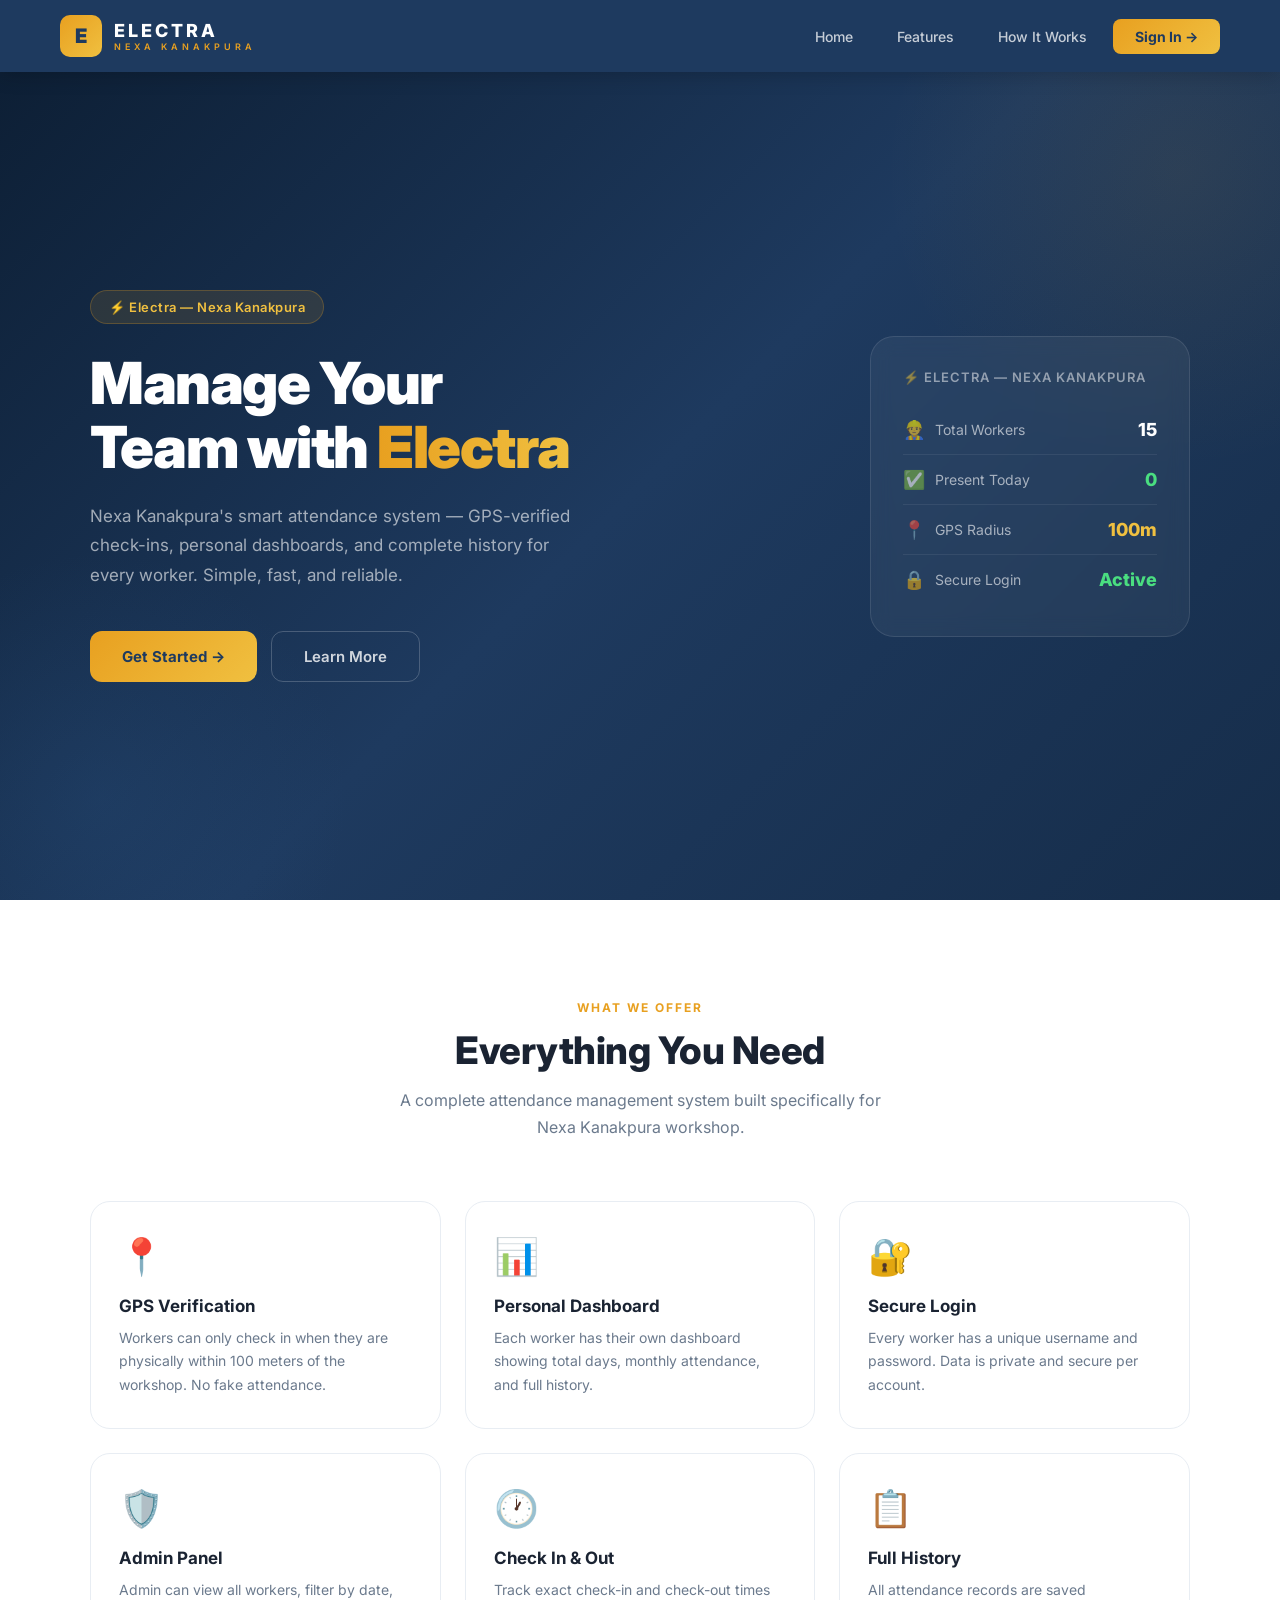
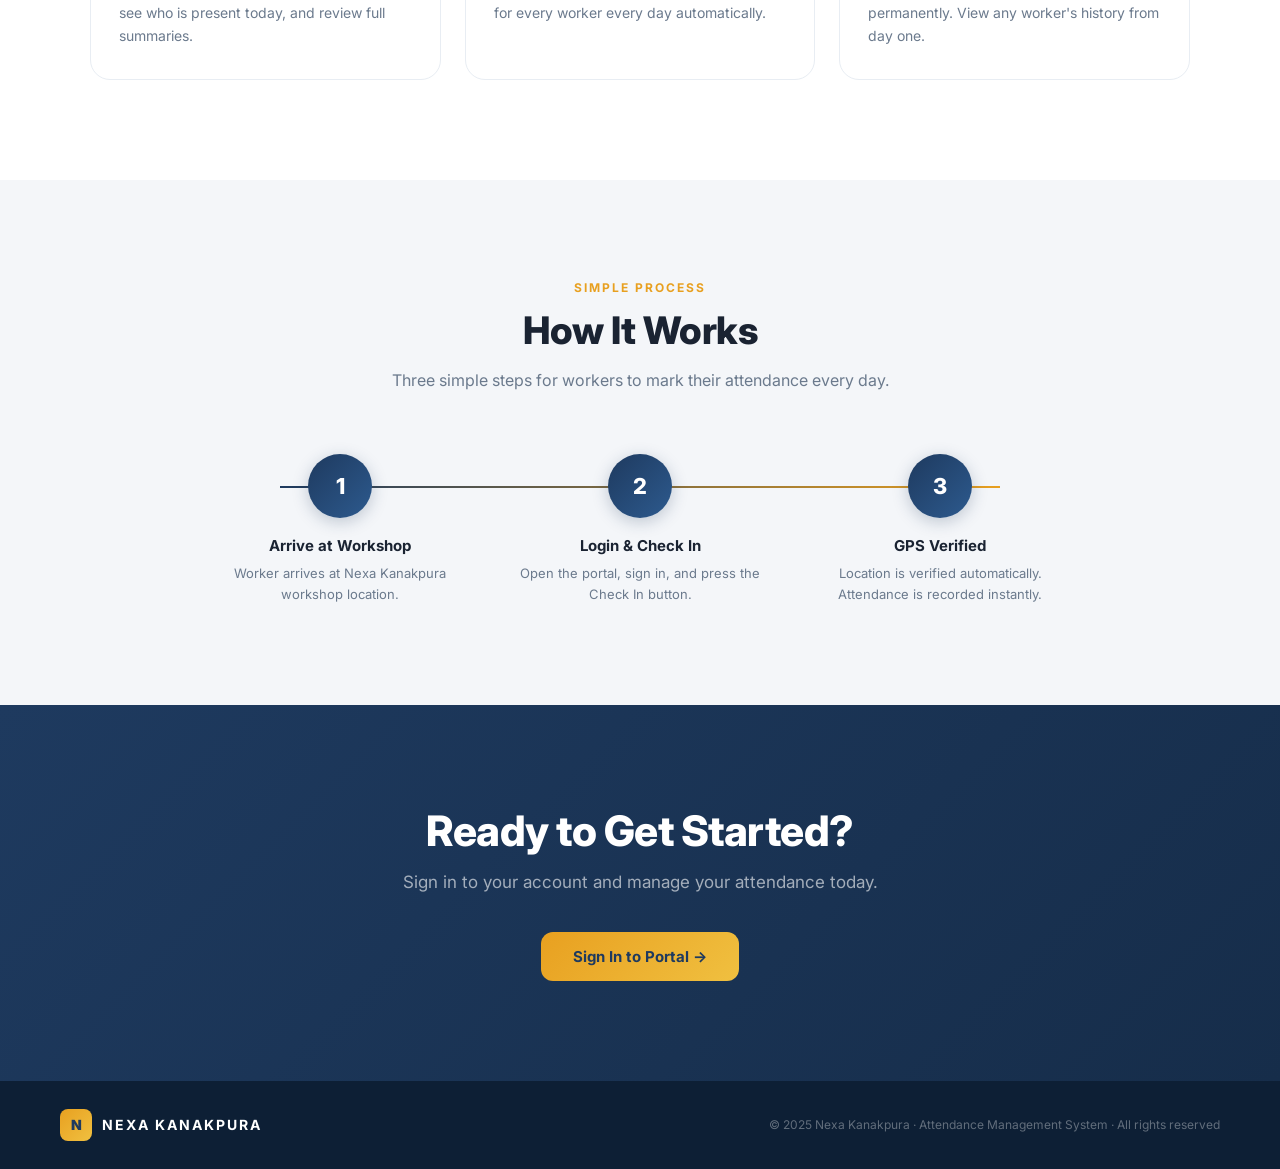
<file: index.html>
<!DOCTYPE html>
<html lang="en">
<head>
  <meta charset="UTF-8"/>
  <meta name="viewport" content="width=device-width, initial-scale=1.0"/>
  <title>Nexa Kanakpura — Home</title>
  <link href="https://fonts.googleapis.com/css2?family=Inter:wght@300;400;500;600;700;800;900&display=swap" rel="stylesheet"/>
  <style>
    *, *::before, *::after { margin: 0; padding: 0; box-sizing: border-box; }
    :root {
      --primary: #1e3a5f;
      --primary-light: #2d5a8e;
      --accent: #e8a020;
      --accent2: #f0c040;
      --bg: #f4f6f9;
      --white: #ffffff;
      --text: #1a2332;
      --muted: #6b7a8d;
    }
    body { font-family: 'Inter', sans-serif; background: var(--bg); color: var(--text); }

    /* NAV */
    nav {
      display: flex; justify-content: space-between; align-items: center;
      padding: 0 60px; height: 72px;
      background: var(--primary);
      position: sticky; top: 0; z-index: 100;
      box-shadow: 0 2px 20px rgba(0,0,0,0.2);
    }
    .nav-brand { display: flex; align-items: center; gap: 12px; text-decoration: none; }
    .nav-logo {
      width: 42px; height: 42px; border-radius: 10px;
      background: linear-gradient(135deg, var(--accent), var(--accent2));
      display: flex; align-items: center; justify-content: center;
      font-size: 20px; font-weight: 900; color: var(--primary);
    }
    .nav-brand-text { display: flex; flex-direction: column; line-height: 1; }
    .nav-brand-text .t1 { font-size: 18px; font-weight: 800; color: white; letter-spacing: 3px; }
    .nav-brand-text .t2 { font-size: 9px; font-weight: 600; color: var(--accent); letter-spacing: 4px; margin-top: 2px; }
    .nav-links { display: flex; align-items: center; gap: 8px; }
    .nav-links a {
      padding: 8px 18px; border-radius: 8px; font-size: 14px; font-weight: 500;
      color: rgba(255,255,255,0.75); text-decoration: none; transition: all 0.2s;
    }
    .nav-links a:hover { color: white; background: rgba(255,255,255,0.08); }
    .nav-links .btn-login {
      background: linear-gradient(135deg, var(--accent), var(--accent2));
      color: var(--primary) !important; font-weight: 700; padding: 9px 22px;
    }
    .nav-links .btn-login:hover { opacity: 0.9; background: linear-gradient(135deg, var(--accent), var(--accent2)); }

    /* HERO */
    .hero {
      min-height: calc(100vh - 72px);
      background: linear-gradient(135deg, #0d1f35 0%, #1e3a5f 50%, #162d4a 100%);
      display: flex; align-items: center; justify-content: center;
      padding: 60px;
      position: relative; overflow: hidden;
    }
    .hero::before {
      content: '';
      position: absolute; top: -200px; right: -200px;
      width: 600px; height: 600px; border-radius: 50%;
      background: radial-gradient(circle, rgba(232,160,32,0.08) 0%, transparent 70%);
    }
    .hero::after {
      content: '';
      position: absolute; bottom: -150px; left: -150px;
      width: 500px; height: 500px; border-radius: 50%;
      background: radial-gradient(circle, rgba(45,90,142,0.2) 0%, transparent 70%);
    }
    .hero-inner { display: flex; align-items: center; gap: 80px; max-width: 1100px; width: 100%; position: relative; z-index: 1; }
    .hero-left { flex: 1; }
    .hero-eyebrow {
      display: inline-flex; align-items: center; gap: 8px;
      background: rgba(232,160,32,0.12); border: 1px solid rgba(232,160,32,0.25);
      color: var(--accent2); padding: 8px 18px; border-radius: 30px;
      font-size: 13px; font-weight: 600; margin-bottom: 28px; letter-spacing: 0.5px;
    }
    .hero-h1 { font-size: 58px; font-weight: 900; color: white; line-height: 1.1; margin-bottom: 22px; letter-spacing: -1.5px; }
    .hero-h1 .gold { background: linear-gradient(90deg, var(--accent), var(--accent2)); -webkit-background-clip: text; -webkit-text-fill-color: transparent; background-clip: text; }
    .hero-p { font-size: 17px; color: rgba(255,255,255,0.6); line-height: 1.75; margin-bottom: 40px; max-width: 480px; }
    .hero-btns { display: flex; gap: 14px; flex-wrap: wrap; }
    .btn-primary {
      padding: 15px 32px; background: linear-gradient(135deg, var(--accent), var(--accent2));
      color: var(--primary); border: none; border-radius: 12px; font-size: 15px;
      font-weight: 700; font-family: inherit; cursor: pointer; text-decoration: none;
      display: inline-flex; align-items: center; gap: 8px; transition: all 0.2s;
    }
    .btn-primary:hover { transform: translateY(-2px); box-shadow: 0 8px 28px rgba(232,160,32,0.35); }
    .btn-outline {
      padding: 15px 32px; background: transparent;
      color: rgba(255,255,255,0.8); border: 1.5px solid rgba(255,255,255,0.2);
      border-radius: 12px; font-size: 15px; font-weight: 600; font-family: inherit;
      cursor: pointer; text-decoration: none; display: inline-flex; align-items: center; gap: 8px; transition: all 0.2s;
    }
    .btn-outline:hover { border-color: rgba(255,255,255,0.5); color: white; background: rgba(255,255,255,0.05); }

    /* HERO RIGHT — CARD */
    .hero-right { flex-shrink: 0; }
    .hero-card {
      background: rgba(255,255,255,0.05); border: 1px solid rgba(255,255,255,0.1);
      border-radius: 24px; padding: 32px; width: 320px; backdrop-filter: blur(10px);
    }
    .hero-card-title { font-size: 13px; font-weight: 600; color: rgba(255,255,255,0.5); text-transform: uppercase; letter-spacing: 1px; margin-bottom: 20px; }
    .hc-stat { display: flex; align-items: center; justify-content: space-between; padding: 14px 0; border-bottom: 1px solid rgba(255,255,255,0.07); }
    .hc-stat:last-child { border-bottom: none; }
    .hc-stat-label { font-size: 14px; color: rgba(255,255,255,0.6); display: flex; align-items: center; gap: 10px; }
    .hc-stat-label span { font-size: 18px; }
    .hc-stat-val { font-size: 18px; font-weight: 800; color: white; }
    .hc-stat-val.green { color: #4ade80; }
    .hc-stat-val.yellow { color: var(--accent2); }

    /* FEATURES */
    .features { padding: 100px 60px; background: white; }
    .section-label { text-align: center; font-size: 12px; font-weight: 700; color: var(--accent); text-transform: uppercase; letter-spacing: 2px; margin-bottom: 12px; }
    .section-title { text-align: center; font-size: 38px; font-weight: 800; color: var(--text); margin-bottom: 14px; letter-spacing: -0.5px; }
    .section-sub { text-align: center; font-size: 16px; color: var(--muted); max-width: 520px; margin: 0 auto 60px; line-height: 1.7; }
    .features-grid { display: grid; grid-template-columns: repeat(auto-fit, minmax(260px, 1fr)); gap: 24px; max-width: 1100px; margin: 0 auto; }
    .feature-card {
      padding: 32px 28px; border-radius: 20px; border: 1.5px solid #e8edf3;
      transition: all 0.25s; cursor: default;
    }
    .feature-card:hover { border-color: var(--primary-light); box-shadow: 0 8px 32px rgba(30,58,95,0.1); transform: translateY(-4px); }
    .fc-icon { font-size: 36px; margin-bottom: 18px; }
    .fc-title { font-size: 17px; font-weight: 700; margin-bottom: 10px; color: var(--text); }
    .fc-desc { font-size: 14px; color: var(--muted); line-height: 1.65; }

    /* HOW IT WORKS */
    .how { padding: 100px 60px; background: var(--bg); }
    .steps { display: flex; gap: 0; max-width: 900px; margin: 0 auto; position: relative; }
    .steps::before { content: ''; position: absolute; top: 32px; left: 10%; right: 10%; height: 2px; background: linear-gradient(90deg, var(--primary), var(--accent)); z-index: 0; }
    .step { flex: 1; text-align: center; position: relative; z-index: 1; padding: 0 16px; }
    .step-num {
      width: 64px; height: 64px; border-radius: 50%;
      background: linear-gradient(135deg, var(--primary), var(--primary-light));
      color: white; font-size: 22px; font-weight: 800;
      display: flex; align-items: center; justify-content: center;
      margin: 0 auto 18px; box-shadow: 0 4px 16px rgba(30,58,95,0.25);
    }
    .step-title { font-size: 15px; font-weight: 700; margin-bottom: 8px; }
    .step-desc { font-size: 13px; color: var(--muted); line-height: 1.6; }

    /* CTA */
    .cta {
      padding: 100px 60px; text-align: center;
      background: linear-gradient(135deg, var(--primary) 0%, #162d4a 100%);
    }
    .cta h2 { font-size: 42px; font-weight: 800; color: white; margin-bottom: 16px; letter-spacing: -0.5px; }
    .cta p { font-size: 17px; color: rgba(255,255,255,0.6); margin-bottom: 40px; }

    /* FOOTER */
    footer {
      background: #0d1f35; padding: 28px 60px;
      display: flex; justify-content: space-between; align-items: center; flex-wrap: wrap; gap: 12px;
    }
    .footer-brand { display: flex; align-items: center; gap: 10px; }
    .footer-logo { width: 32px; height: 32px; border-radius: 8px; background: linear-gradient(135deg, var(--accent), var(--accent2)); display: flex; align-items: center; justify-content: center; font-size: 14px; font-weight: 900; color: var(--primary); }
    .footer-name { font-size: 14px; font-weight: 700; color: white; letter-spacing: 2px; }
    .footer-right { font-size: 12px; color: rgba(255,255,255,0.35); }

    @media (max-width: 900px) {
      nav { padding: 0 20px; }
      .hero { padding: 40px 20px; }
      .hero-inner { flex-direction: column; gap: 40px; }
      .hero-h1 { font-size: 38px; }
      .hero-right { width: 100%; }
      .hero-card { width: 100%; }
      .features, .how, .cta { padding: 60px 20px; }
      .steps { flex-direction: column; gap: 32px; }
      .steps::before { display: none; }
      footer { padding: 20px; flex-direction: column; text-align: center; }
    }
  </style>
</head>
<body>

<!-- NAV -->
<nav>
  <a href="index.html" class="nav-brand">
    <div class="nav-logo">E</div>
    <div class="nav-brand-text">
      <span class="t1">ELECTRA</span>
      <span class="t2">NEXA KANAKPURA</span>
    </div>
  </a>
  <div class="nav-links">
    <a href="index.html">Home</a>
    <a href="#features">Features</a>
    <a href="#how">How It Works</a>
    <a href="login.html" class="btn-login">Sign In →</a>
  </div>
</nav>

<!-- HERO -->
<section class="hero">
  <div class="hero-inner">
    <div class="hero-left">
      <div class="hero-eyebrow">⚡ Electra — Nexa Kanakpura</div>
      <h1 class="hero-h1">Manage Your<br/>Team with <span class="gold">Electra</span></h1>
      <p class="hero-p">Nexa Kanakpura's smart attendance system — GPS-verified check-ins, personal dashboards, and complete history for every worker. Simple, fast, and reliable.</p>
      <div class="hero-btns">
        <a href="login.html" class="btn-primary">Get Started →</a>
        <a href="#features" class="btn-outline">Learn More</a>
      </div>
    </div>
    <div class="hero-right">
      <div class="hero-card">
        <div class="hero-card-title">⚡ Electra — Nexa Kanakpura</div>
        <div class="hc-stat">
          <div class="hc-stat-label"><span>👷</span> Total Workers</div>
          <div class="hc-stat-val">15</div>
        </div>
        <div class="hc-stat">
          <div class="hc-stat-label"><span>✅</span> Present Today</div>
          <div class="hc-stat-val green" id="presentCount">—</div>
        </div>
        <div class="hc-stat">
          <div class="hc-stat-label"><span>📍</span> GPS Radius</div>
          <div class="hc-stat-val yellow">100m</div>
        </div>
        <div class="hc-stat">
          <div class="hc-stat-label"><span>🔒</span> Secure Login</div>
          <div class="hc-stat-val green">Active</div>
        </div>
      </div>
    </div>
  </div>
</section>

<!-- FEATURES -->
<section class="features" id="features">
  <div class="section-label">What We Offer</div>
  <h2 class="section-title">Everything You Need</h2>
  <p class="section-sub">A complete attendance management system built specifically for Nexa Kanakpura workshop.</p>
  <div class="features-grid">
    <div class="feature-card">
      <div class="fc-icon">📍</div>
      <div class="fc-title">GPS Verification</div>
      <div class="fc-desc">Workers can only check in when they are physically within 100 meters of the workshop. No fake attendance.</div>
    </div>
    <div class="feature-card">
      <div class="fc-icon">📊</div>
      <div class="fc-title">Personal Dashboard</div>
      <div class="fc-desc">Each worker has their own dashboard showing total days, monthly attendance, and full history.</div>
    </div>
    <div class="feature-card">
      <div class="fc-icon">🔐</div>
      <div class="fc-title">Secure Login</div>
      <div class="fc-desc">Every worker has a unique username and password. Data is private and secure per account.</div>
    </div>
    <div class="feature-card">
      <div class="fc-icon">🛡️</div>
      <div class="fc-title">Admin Panel</div>
      <div class="fc-desc">Admin can view all workers, filter by date, see who is present today, and review full summaries.</div>
    </div>
    <div class="feature-card">
      <div class="fc-icon">🕐</div>
      <div class="fc-title">Check In & Out</div>
      <div class="fc-desc">Track exact check-in and check-out times for every worker every day automatically.</div>
    </div>
    <div class="feature-card">
      <div class="fc-icon">📋</div>
      <div class="fc-title">Full History</div>
      <div class="fc-desc">All attendance records are saved permanently. View any worker's history from day one.</div>
    </div>
  </div>
</section>

<!-- HOW IT WORKS -->
<section class="how" id="how">
  <div class="section-label">Simple Process</div>
  <h2 class="section-title">How It Works</h2>
  <p class="section-sub">Three simple steps for workers to mark their attendance every day.</p>
  <div class="steps">
    <div class="step">
      <div class="step-num">1</div>
      <div class="step-title">Arrive at Workshop</div>
      <div class="step-desc">Worker arrives at Nexa Kanakpura workshop location.</div>
    </div>
    <div class="step">
      <div class="step-num">2</div>
      <div class="step-title">Login & Check In</div>
      <div class="step-desc">Open the portal, sign in, and press the Check In button.</div>
    </div>
    <div class="step">
      <div class="step-num">3</div>
      <div class="step-title">GPS Verified</div>
      <div class="step-desc">Location is verified automatically. Attendance is recorded instantly.</div>
    </div>
  </div>
</section>

<!-- CTA -->
<section class="cta">
  <h2>Ready to Get Started?</h2>
  <p>Sign in to your account and manage your attendance today.</p>
  <a href="login.html" class="btn-primary" style="display:inline-flex;">Sign In to Portal →</a>
</section>

<!-- FOOTER -->
<footer>
  <div class="footer-brand">
    <div class="footer-logo">N</div>
    <span class="footer-name">NEXA KANAKPURA</span>
  </div>
  <div class="footer-right">© 2025 Nexa Kanakpura · Attendance Management System · All rights reserved</div>
</footer>

<script>
  // Show live present count from localStorage
  const today = new Date().toISOString().split('T')[0];
  const workers = ['worker1','worker2','worker3','worker4','worker5','worker6','worker7','worker8','worker9','worker10','worker11','worker12','worker13','worker14','worker15'];
  const present = workers.filter(w => { const r = JSON.parse(localStorage.getItem('att_'+w)||'[]'); return r.some(x => x.date === today && x.checkIn); }).length;
  document.getElementById('presentCount').textContent = present;
</script>
</body>
</html>
</file>
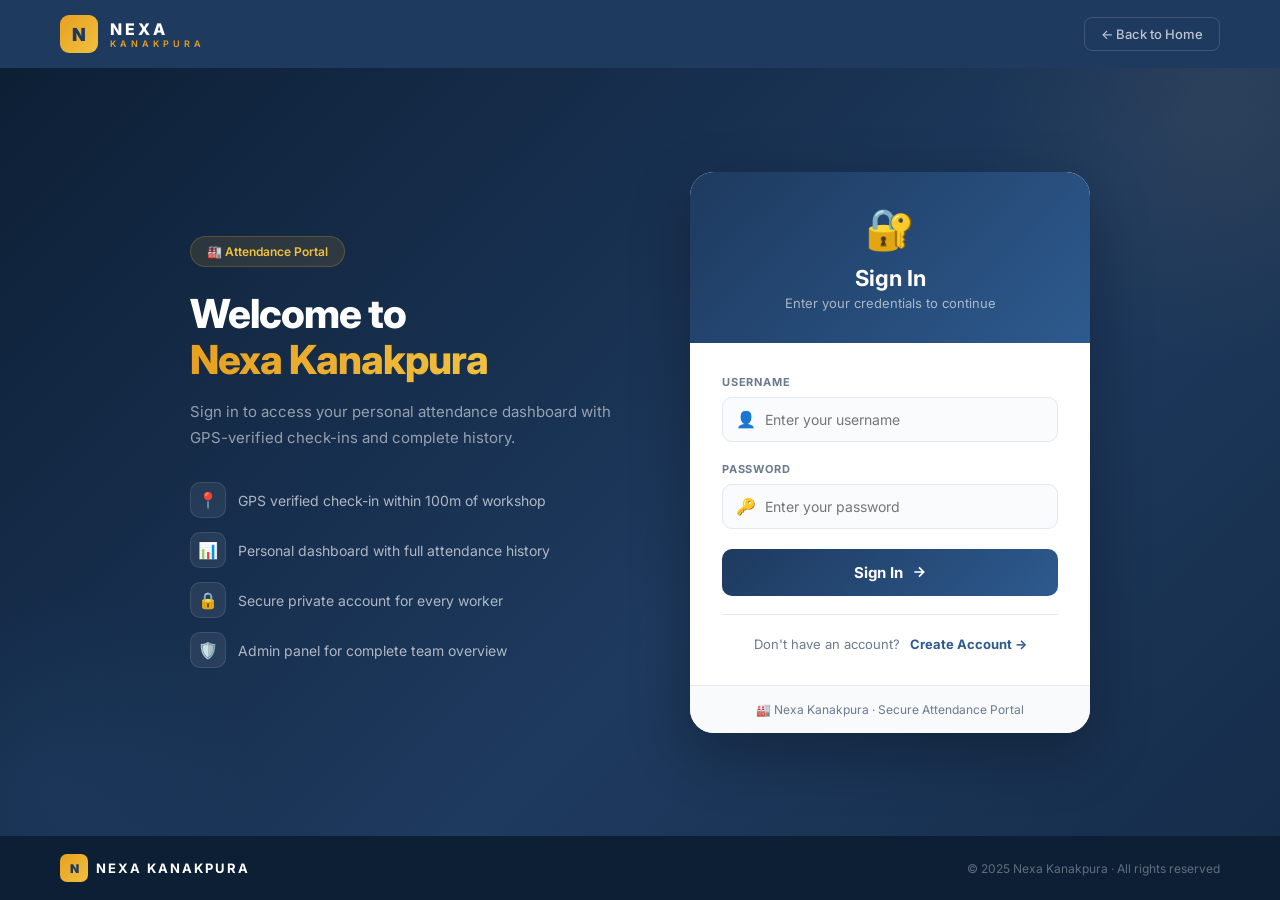
<file: admin.html>
<!DOCTYPE html>
<html lang="en">
<head>
  <meta charset="UTF-8"/>
  <meta name="viewport" content="width=device-width, initial-scale=1.0"/>
  <title>Admin Panel — Nexa Kanakpura</title>
  <link href="https://fonts.googleapis.com/css2?family=Inter:wght@300;400;500;600;700;800;900&display=swap" rel="stylesheet"/>
  <style>
    *, *::before, *::after { margin: 0; padding: 0; box-sizing: border-box; }
    :root {
      --primary: #1e3a5f; --primary-light: #2d5a8e;
      --accent: #e8a020; --accent2: #f0c040;
      --bg: #f4f6f9; --white: #fff;
      --text: #1a2332; --muted: #6b7a8d; --border: #e2e8f0;
    }
    body { font-family: 'Inter', sans-serif; background: var(--bg); color: var(--text); min-height: 100vh; }

    nav { display: flex; justify-content: space-between; align-items: center; padding: 0 40px; height: 68px; background: var(--primary); position: sticky; top: 0; z-index: 100; box-shadow: 0 2px 20px rgba(0,0,0,0.2); }
    .nav-brand { display: flex; align-items: center; gap: 12px; text-decoration: none; }
    .nav-logo { width: 38px; height: 38px; border-radius: 9px; background: linear-gradient(135deg, var(--accent), var(--accent2)); display: flex; align-items: center; justify-content: center; font-size: 17px; font-weight: 900; color: var(--primary); }
    .nav-brand-text .t1 { font-size: 15px; font-weight: 800; color: white; letter-spacing: 3px; display: block; }
    .nav-brand-text .t2 { font-size: 8px; font-weight: 600; color: var(--accent); letter-spacing: 4px; display: block; margin-top: 1px; }
    .nav-right { display: flex; align-items: center; gap: 12px; }
    .nav-badge { background: rgba(232,160,32,0.15); border: 1px solid rgba(232,160,32,0.3); color: var(--accent2); padding: 6px 14px; border-radius: 20px; font-size: 12px; font-weight: 600; }
    .btn-logout { display: flex; align-items: center; gap: 6px; padding: 8px 16px; background: rgba(255,255,255,0.08); color: rgba(255,255,255,0.8); border: 1px solid rgba(255,255,255,0.15); border-radius: 8px; cursor: pointer; font-size: 13px; font-family: inherit; font-weight: 500; transition: all 0.2s; text-decoration: none; }
    .btn-logout:hover { background: rgba(220,38,38,0.2); border-color: rgba(220,38,38,0.4); color: #fca5a5; }

    .container { max-width: 1100px; margin: 32px auto; padding: 0 20px; display: flex; flex-direction: column; gap: 24px; }

    .page-header { display: flex; align-items: center; justify-content: space-between; flex-wrap: wrap; gap: 12px; }
    .page-header h1 { font-size: 26px; font-weight: 800; }
    .page-header p { font-size: 14px; color: var(--muted); margin-top: 2px; }
    .header-date { font-size: 13px; color: var(--muted); background: white; padding: 8px 16px; border-radius: 10px; border: 1px solid var(--border); }

    .stats-grid { display: grid; grid-template-columns: repeat(4, 1fr); gap: 16px; }
    .stat-card { background: white; border-radius: 16px; padding: 22px 20px; box-shadow: 0 2px 16px rgba(30,58,95,0.07); border: 1px solid rgba(226,232,240,0.6); display: flex; align-items: center; gap: 16px; }
    .sc-icon { width: 52px; height: 52px; border-radius: 14px; display: flex; align-items: center; justify-content: center; font-size: 22px; flex-shrink: 0; }
    .sc-icon.blue { background: #dbeafe; } .sc-icon.green { background: #dcfce7; }
    .sc-icon.red { background: #fee2e2; } .sc-icon.purple { background: #ede9fe; }
    .sc-num { font-size: 28px; font-weight: 800; line-height: 1; }
    .sc-num.blue { color: #1d4ed8; } .sc-num.green { color: #15803d; }
    .sc-num.red { color: #b91c1c; } .sc-num.purple { color: #6d28d9; }
    .sc-lbl { font-size: 12px; color: var(--muted); font-weight: 500; margin-top: 4px; }

    .card { background: white; border-radius: 20px; padding: 28px; box-shadow: 0 2px 16px rgba(30,58,95,0.07); border: 1px solid rgba(226,232,240,0.6); }
    .card-header { display: flex; justify-content: space-between; align-items: center; margin-bottom: 20px; flex-wrap: wrap; gap: 12px; }
    .card-header h3 { font-size: 16px; font-weight: 700; }

    .filter-row { display: flex; align-items: center; gap: 10px; flex-wrap: wrap; }
    .filter-row label { font-size: 12px; font-weight: 600; color: var(--muted); text-transform: uppercase; letter-spacing: 0.5px; }
    .filter-row input[type="date"] { padding: 8px 12px; border: 1.5px solid var(--border); border-radius: 8px; font-size: 13px; font-family: inherit; outline: none; color: var(--text); }

    .btn-sm { padding: 8px 14px; background: #f1f5f9; color: var(--muted); border: 1px solid var(--border); border-radius: 8px; font-size: 12px; font-family: inherit; cursor: pointer; font-weight: 600; transition: all 0.2s; }
    .btn-sm:hover { background: var(--border); color: var(--text); }
    .btn-remove { padding: 7px 16px; background: #fee2e2; color: #b91c1c; border: 1px solid #fca5a5; border-radius: 8px; font-size: 12px; font-family: inherit; cursor: pointer; font-weight: 700; transition: all 0.2s; }
    .btn-remove:hover { background: #dc2626; color: white; border-color: #dc2626; }

    .table-wrap { overflow-x: auto; }
    table { width: 100%; border-collapse: collapse; font-size: 13.5px; }
    thead tr { background: #f8fafc; }
    th { padding: 11px 16px; text-align: left; font-size: 11px; font-weight: 700; color: var(--muted); text-transform: uppercase; letter-spacing: 0.7px; border-bottom: 2px solid var(--border); white-space: nowrap; }
    td { padding: 13px 16px; border-bottom: 1px solid #f1f5f9; }
    tr:last-child td { border-bottom: none; }
    tbody tr:hover td { background: #f8fafc; }
    .badge { display: inline-flex; align-items: center; padding: 4px 10px; border-radius: 20px; font-size: 11px; font-weight: 700; text-transform: uppercase; letter-spacing: 0.4px; }
    .badge.present { background: #dcfce7; color: #15803d; }
    .badge.partial { background: #fef3c7; color: #b45309; }
    .badge.absent  { background: #fee2e2; color: #b91c1c; }
    .worker-cell { display: flex; align-items: center; gap: 10px; }
    .w-avatar { width: 32px; height: 32px; border-radius: 50%; background: linear-gradient(135deg, var(--primary), var(--primary-light)); color: white; font-size: 13px; font-weight: 700; display: flex; align-items: center; justify-content: center; flex-shrink: 0; }
    .w-name { font-weight: 600; font-size: 13.5px; }
    .empty-row td { text-align: center; color: var(--muted); padding: 32px; font-size: 14px; }

    .today-grid { display: grid; grid-template-columns: repeat(auto-fill, minmax(200px, 1fr)); gap: 12px; }
    .today-worker { background: #f8fafc; border: 1.5px solid var(--border); border-radius: 12px; padding: 14px 16px; display: flex; align-items: center; gap: 12px; }
    .today-worker.present { border-color: #86efac; background: #f0fdf4; }
    .today-worker.absent  { border-color: #fca5a5; background: #fff5f5; }
    .tw-avatar { width: 36px; height: 36px; border-radius: 50%; display: flex; align-items: center; justify-content: center; font-size: 14px; font-weight: 700; color: white; flex-shrink: 0; }
    .tw-avatar.present { background: linear-gradient(135deg, #16a34a, #22c55e); }
    .tw-avatar.absent  { background: linear-gradient(135deg, #dc2626, #ef4444); }
    .tw-name { font-size: 13px; font-weight: 600; }
    .tw-time { font-size: 11px; color: var(--muted); margin-top: 2px; }

    /* CONFIRM MODAL */
    .modal-overlay { display: none; position: fixed; inset: 0; background: rgba(0,0,0,0.55); z-index: 999; align-items: center; justify-content: center; }
    .modal-overlay.show { display: flex; }
    .modal { background: white; border-radius: 20px; padding: 36px 32px; max-width: 380px; width: 90%; box-shadow: 0 20px 60px rgba(0,0,0,0.3); text-align: center; }
    .modal-icon { font-size: 52px; margin-bottom: 14px; }
    .modal h3 { font-size: 20px; font-weight: 700; margin-bottom: 8px; color: var(--text); }
    .modal p { font-size: 14px; color: var(--muted); margin-bottom: 28px; line-height: 1.6; }
    .modal-btns { display: flex; gap: 12px; justify-content: center; }
    .btn-cancel { padding: 12px 28px; background: #f1f5f9; color: var(--text); border: 1px solid var(--border); border-radius: 10px; font-size: 14px; font-family: inherit; font-weight: 600; cursor: pointer; transition: all 0.2s; }
    .btn-cancel:hover { background: var(--border); }
    .btn-confirm-del { padding: 12px 28px; background: #dc2626; color: white; border: none; border-radius: 10px; font-size: 14px; font-family: inherit; font-weight: 700; cursor: pointer; transition: all 0.2s; }
    .btn-confirm-del:hover { background: #b91c1c; }

    @media (max-width: 900px) {
      nav { padding: 0 16px; }
      .container { padding: 0 12px; margin: 20px auto; }
      .stats-grid { grid-template-columns: repeat(2, 1fr); }
    }
  </style>
</head>
<body>

<!-- CONFIRM MODAL -->
<div class="modal-overlay" id="modalOverlay">
  <div class="modal">
    <div class="modal-icon">⚠️</div>
    <h3>Remove Worker?</h3>
    <p id="modalText">Are you sure you want to remove this worker? All their attendance data will also be deleted.</p>
    <div class="modal-btns">
      <button class="btn-cancel" onclick="closeModal()">Cancel</button>
      <button class="btn-confirm-del" onclick="confirmRemove()">Yes, Remove</button>
    </div>
  </div>
</div>

<nav>
  <a href="index.html" class="nav-brand">
    <div class="nav-logo">N</div>
    <div class="nav-brand-text">
      <span class="t1">NEXA</span>
      <span class="t2">KANAKPURA</span>
    </div>
  </a>
  <div class="nav-right">
    <span class="nav-badge">🛡️ Admin Panel</span>
    <a href="login.html" class="btn-logout" onclick="logout()">
      <svg width="14" height="14" viewBox="0 0 24 24" fill="none" stroke="currentColor" stroke-width="2.5"><path d="M9 21H5a2 2 0 01-2-2V5a2 2 0 012-2h4M16 17l5-5-5-5M21 12H9"/></svg>
      Logout
    </a>
  </div>
</nav>

<div class="container">

  <div class="page-header">
    <div>
      <h1>Admin Dashboard</h1>
      <p>Manage and monitor all worker attendance at Nexa Kanakpura</p>
    </div>
    <div class="header-date" id="headerDate"></div>
  </div>

  <!-- STATS -->
  <div class="stats-grid" id="statsGrid"></div>

  <!-- MANAGE WORKERS -->
  <div class="card">
    <div class="card-header">
      <h3>⚙️ Manage Workers</h3>
      <button class="btn-sm" onclick="refreshAll()">🔄 Refresh</button>
    </div>
    <div class="table-wrap">
      <table>
        <thead><tr><th>Worker</th><th>Role</th><th>Phone</th><th>Username</th><th>Joined</th><th>Action</th></tr></thead>
        <tbody id="manageBody"></tbody>
      </table>
    </div>
  </div>

  <!-- TODAY STATUS -->
  <div class="card">
    <div class="card-header"><h3>👷 Today's Attendance Status</h3></div>
    <div class="today-grid" id="todayGrid"></div>
  </div>

  <!-- ATTENDANCE RECORDS -->
  <div class="card">
    <div class="card-header">
      <h3>📋 Attendance Records</h3>
      <div class="filter-row">
        <label>Filter by Date:</label>
        <input type="date" id="filterDate" onchange="renderTable()"/>
        <button class="btn-sm" onclick="clearFilter()">Clear</button>
      </div>
    </div>
    <div class="table-wrap">
      <table>
        <thead><tr><th>Worker</th><th>Role</th><th>Date</th><th>Check In</th><th>Check Out</th><th>Status</th></tr></thead>
        <tbody id="recordsBody"></tbody>
      </table>
    </div>
  </div>

  <!-- SUMMARY -->
  <div class="card">
    <div class="card-header"><h3>📊 Worker Summary</h3></div>
    <div class="table-wrap">
      <table>
        <thead><tr><th>Worker</th><th>Role</th><th>Total Days</th><th>This Month</th><th>Last Seen</th><th>Status</th></tr></thead>
        <tbody id="summaryBody"></tbody>
      </table>
    </div>
  </div>

</div>

<script>
  const user = JSON.parse(localStorage.getItem('nexaUser') || 'null');
  if (!user || !user.isAdmin) window.location.href = 'login.html';

  let removeTargetId = null;

  function logout() { localStorage.removeItem('nexaUser'); window.location.href = 'login.html'; }
  function today() { return new Date().toISOString().split('T')[0]; }
  function fmtDate(d) { return new Date(d).toLocaleDateString('en-IN', { day:'2-digit', month:'short', year:'numeric' }); }
  function getRecords(id) { return JSON.parse(localStorage.getItem('att_' + id) || '[]'); }
  function getWorkers() { return JSON.parse(localStorage.getItem('nexa_users') || '[]'); }
  function saveWorkers(w) { localStorage.setItem('nexa_users', JSON.stringify(w)); }

  document.getElementById('headerDate').textContent = new Date().toLocaleDateString('en-IN', { weekday:'long', day:'2-digit', month:'long', year:'numeric' });

  function openModal(workerId, workerName) {
    removeTargetId = workerId;
    document.getElementById('modalText').textContent = 'Are you sure you want to remove "' + workerName + '"? All their attendance data will also be deleted permanently.';
    document.getElementById('modalOverlay').classList.add('show');
  }

  function closeModal() {
    removeTargetId = null;
    document.getElementById('modalOverlay').classList.remove('show');
  }

  function confirmRemove() {
    if (!removeTargetId) return;
    const workers = getWorkers().filter(w => w.id !== removeTargetId);
    saveWorkers(workers);
    localStorage.removeItem('att_' + removeTargetId);
    closeModal();
    refreshAll();
  }

  function renderStats() {
    const workers = getWorkers();
    const todayStr = today();
    let present = 0, totalRecords = 0;
    workers.forEach(w => {
      const r = getRecords(w.id);
      if (r.some(x => x.date === todayStr && x.checkIn)) present++;
      totalRecords += r.length;
    });
    document.getElementById('statsGrid').innerHTML = `
      <div class="stat-card"><div class="sc-icon blue">👷</div><div><div class="sc-num blue">${workers.length}</div><div class="sc-lbl">Registered Workers</div></div></div>
      <div class="stat-card"><div class="sc-icon green">✅</div><div><div class="sc-num green">${present}</div><div class="sc-lbl">Present Today</div></div></div>
      <div class="stat-card"><div class="sc-icon red">❌</div><div><div class="sc-num red">${workers.length - present}</div><div class="sc-lbl">Absent Today</div></div></div>
      <div class="stat-card"><div class="sc-icon purple">📋</div><div><div class="sc-num purple">${totalRecords}</div><div class="sc-lbl">Total Records</div></div></div>
    `;
  }

  function renderManage() {
    const workers = getWorkers();
    const tbody = document.getElementById('manageBody');
    if (!workers.length) {
      tbody.innerHTML = '<tr class="empty-row"><td colspan="6">No workers registered yet.</td></tr>';
      return;
    }
    tbody.innerHTML = workers.map(w => `
      <tr>
        <td><div class="worker-cell"><div class="w-avatar">${w.name.charAt(0)}</div><div class="w-name">${w.name}</div></div></td>
        <td>${w.role}</td>
        <td>${w.phone || '—'}</td>
        <td style="color:var(--muted)">${w.id}</td>
        <td style="color:var(--muted)">${w.joinedAt ? fmtDate(w.joinedAt) : '—'}</td>
        <td><button class="btn-remove" onclick="openModal('${w.id}', '${w.name}')">🗑️ Remove</button></td>
      </tr>`).join('');
  }

  function renderTodayGrid() {
    const workers = getWorkers();
    const todayStr = today();
    if (!workers.length) {
      document.getElementById('todayGrid').innerHTML = '<p style="color:var(--muted);font-size:14px;padding:8px">No workers registered yet.</p>';
      return;
    }
    document.getElementById('todayGrid').innerHTML = workers.map(w => {
      const r = getRecords(w.id);
      const rec = r.find(x => x.date === todayStr);
      const isPresent = rec && rec.checkIn;
      return `<div class="today-worker ${isPresent ? 'present' : 'absent'}">
        <div class="tw-avatar ${isPresent ? 'present' : 'absent'}">${w.name.charAt(0)}</div>
        <div>
          <div class="tw-name">${w.name}</div>
          <div class="tw-time">${isPresent ? '✅ ' + rec.checkIn : '❌ Absent'}</div>
        </div>
      </div>`;
    }).join('');
  }

  function renderTable() {
    const workers = getWorkers();
    const filterDate = document.getElementById('filterDate').value;
    const rows = [];
    workers.forEach(w => {
      const records = getRecords(w.id);
      const filtered = filterDate ? records.filter(r => r.date === filterDate) : records;
      filtered.forEach(r => rows.push({ ...r, name: w.name, role: w.role }));
    });
    rows.sort((a,b) => b.date.localeCompare(a.date));
    const tbody = document.getElementById('recordsBody');
    if (!rows.length) {
      tbody.innerHTML = '<tr class="empty-row"><td colspan="6">📭 No records found' + (filterDate ? ' for selected date.' : '. Workers need to register and check in first.') + '</td></tr>';
      return;
    }
    tbody.innerHTML = rows.map(r => {
      const status = r.checkOut ? 'present' : r.checkIn ? 'partial' : 'absent';
      const label  = r.checkOut ? 'Complete' : r.checkIn ? 'Checked In' : 'Absent';
      return `<tr>
        <td><div class="worker-cell"><div class="w-avatar">${r.name.charAt(0)}</div><div class="w-name">${r.name}</div></div></td>
        <td style="color:var(--muted)">${r.role}</td>
        <td><strong>${fmtDate(r.date)}</strong></td>
        <td>${r.checkIn || '—'}</td>
        <td>${r.checkOut || '—'}</td>
        <td><span class="badge ${status}">${label}</span></td>
      </tr>`;
    }).join('');
  }

  function renderSummary() {
    const workers = getWorkers();
    const thisMonth = new Date().toISOString().slice(0,7);
    if (!workers.length) {
      document.getElementById('summaryBody').innerHTML = '<tr class="empty-row"><td colspan="6">No workers registered yet.</td></tr>';
      return;
    }
    document.getElementById('summaryBody').innerHTML = workers.map(w => {
      const records = getRecords(w.id);
      const total = records.filter(r => r.checkIn).length;
      const month = records.filter(r => r.date.startsWith(thisMonth) && r.checkIn).length;
      const last = records.filter(r => r.checkIn).sort((a,b) => b.date.localeCompare(a.date))[0];
      const todayRec = records.find(r => r.date === today());
      const isPresent = todayRec && todayRec.checkIn;
      return `<tr>
        <td><div class="worker-cell"><div class="w-avatar">${w.name.charAt(0)}</div><div class="w-name">${w.name}</div></div></td>
        <td style="color:var(--muted)">${w.role}</td>
        <td><strong>${total}</strong></td>
        <td>${month}</td>
        <td>${last ? fmtDate(last.date) : '<span style="color:var(--muted)">Never</span>'}</td>
        <td><span class="badge ${isPresent ? 'present' : 'absent'}">${isPresent ? 'Present' : 'Absent'}</span></td>
      </tr>`;
    }).join('');
  }

  function clearFilter() {
    document.getElementById('filterDate').value = '';
    renderTable();
  }

  function refreshAll() {
    renderStats();
    renderManage();
    renderTodayGrid();
    renderTable();
    renderSummary();
  }

  refreshAll();
</script>
</body>
</html>
</file>
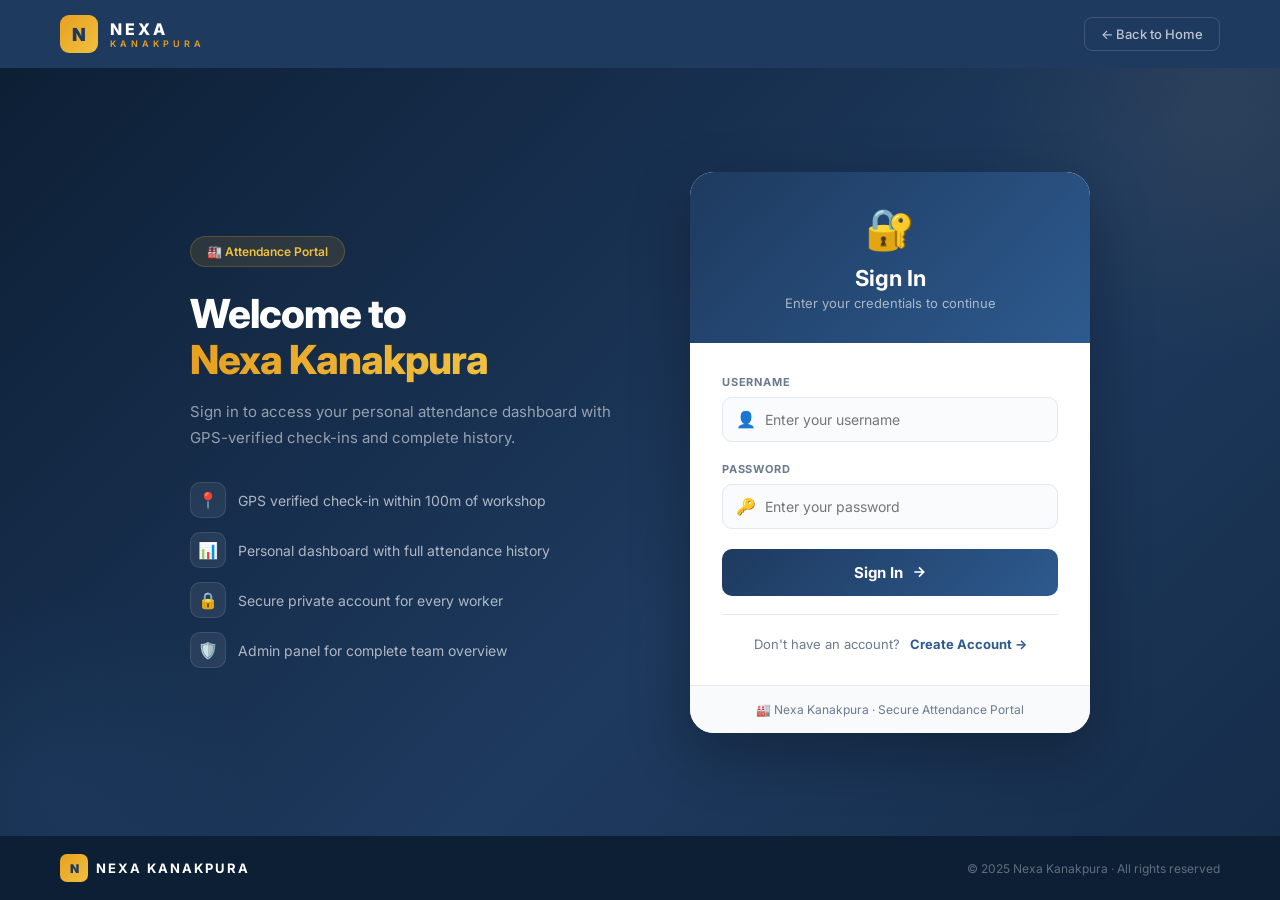
<file: dashboard.html>
<!DOCTYPE html>
<html lang="en">
<head>
  <meta charset="UTF-8"/>
  <meta name="viewport" content="width=device-width, initial-scale=1.0"/>
  <title>My Dashboard — Nexa Kanakpura</title>
  <link href="https://fonts.googleapis.com/css2?family=Inter:wght@300;400;500;600;700;800;900&display=swap" rel="stylesheet"/>
  <style>
    *, *::before, *::after { margin: 0; padding: 0; box-sizing: border-box; }
    :root {
      --primary: #1e3a5f; --primary-light: #2d5a8e;
      --accent: #e8a020; --accent2: #f0c040;
      --bg: #f4f6f9; --white: #fff;
      --text: #1a2332; --muted: #6b7a8d; --border: #e2e8f0;
    }
    body { font-family: 'Inter', sans-serif; background: var(--bg); color: var(--text); min-height: 100vh; }

    /* NAVBAR */
    nav {
      display: flex; justify-content: space-between; align-items: center;
      padding: 0 40px; height: 68px; background: var(--primary);
      position: sticky; top: 0; z-index: 100;
      box-shadow: 0 2px 20px rgba(0,0,0,0.2);
    }
    .nav-brand { display: flex; align-items: center; gap: 12px; text-decoration: none; }
    .nav-logo { width: 38px; height: 38px; border-radius: 9px; background: linear-gradient(135deg, var(--accent), var(--accent2)); display: flex; align-items: center; justify-content: center; font-size: 17px; font-weight: 900; color: var(--primary); }
    .nav-brand-text .t1 { font-size: 15px; font-weight: 800; color: white; letter-spacing: 3px; display: block; }
    .nav-brand-text .t2 { font-size: 8px; font-weight: 600; color: var(--accent); letter-spacing: 4px; display: block; margin-top: 1px; }
    .nav-right { display: flex; align-items: center; gap: 12px; }
    .nav-user-pill { display: flex; align-items: center; gap: 8px; background: rgba(255,255,255,0.08); border: 1px solid rgba(255,255,255,0.12); padding: 7px 14px; border-radius: 30px; }
    .nav-user-pill .avatar { width: 28px; height: 28px; border-radius: 50%; background: linear-gradient(135deg, var(--accent), var(--accent2)); display: flex; align-items: center; justify-content: center; font-size: 12px; font-weight: 800; color: var(--primary); }
    .nav-user-pill span { font-size: 13px; color: rgba(255,255,255,0.85); font-weight: 500; }
    .btn-logout { display: flex; align-items: center; gap: 6px; padding: 8px 16px; background: rgba(255,255,255,0.08); color: rgba(255,255,255,0.8); border: 1px solid rgba(255,255,255,0.15); border-radius: 8px; cursor: pointer; font-size: 13px; font-family: inherit; font-weight: 500; transition: all 0.2s; text-decoration: none; }
    .btn-logout:hover { background: rgba(220,38,38,0.2); border-color: rgba(220,38,38,0.4); color: #fca5a5; }

    /* CONTAINER */
    .container { max-width: 1000px; margin: 32px auto; padding: 0 20px; display: flex; flex-direction: column; gap: 24px; }

    /* WELCOME BANNER */
    .welcome-banner {
      background: linear-gradient(135deg, var(--primary) 0%, var(--primary-light) 100%);
      border-radius: 20px; padding: 32px 36px;
      display: flex; align-items: center; justify-content: space-between; flex-wrap: wrap; gap: 20px;
      box-shadow: 0 4px 24px rgba(30,58,95,0.2);
    }
    .wb-left { display: flex; align-items: center; gap: 20px; }
    .wb-avatar { width: 72px; height: 72px; border-radius: 50%; background: linear-gradient(135deg, var(--accent), var(--accent2)); display: flex; align-items: center; justify-content: center; font-size: 28px; font-weight: 900; color: var(--primary); box-shadow: 0 4px 16px rgba(0,0,0,0.2); flex-shrink: 0; }
    .wb-info h2 { font-size: 22px; font-weight: 800; color: white; margin-bottom: 4px; }
    .wb-role { display: inline-block; background: rgba(232,160,32,0.2); border: 1px solid rgba(232,160,32,0.3); color: var(--accent2); padding: 4px 12px; border-radius: 20px; font-size: 12px; font-weight: 600; margin-bottom: 6px; }
    .wb-date { font-size: 13px; color: rgba(255,255,255,0.55); }
    .wb-right { text-align: right; }
    .wb-status { font-size: 13px; color: rgba(255,255,255,0.6); margin-bottom: 6px; }
    .wb-status-badge { display: inline-flex; align-items: center; gap: 6px; padding: 8px 18px; border-radius: 30px; font-size: 14px; font-weight: 700; }
    .wb-status-badge.in { background: rgba(74,222,128,0.15); border: 1px solid rgba(74,222,128,0.3); color: #4ade80; }
    .wb-status-badge.out { background: rgba(251,191,36,0.15); border: 1px solid rgba(251,191,36,0.3); color: #fbbf24; }
    .wb-status-badge.none { background: rgba(255,255,255,0.08); border: 1px solid rgba(255,255,255,0.12); color: rgba(255,255,255,0.5); }

    /* STAT CARDS */
    .stats-row { display: grid; grid-template-columns: repeat(3, 1fr); gap: 16px; }
    .stat-card { background: white; border-radius: 16px; padding: 24px; box-shadow: 0 2px 16px rgba(30,58,95,0.07); border: 1px solid rgba(226,232,240,0.6); display: flex; align-items: center; gap: 16px; }
    .sc-icon { width: 52px; height: 52px; border-radius: 14px; display: flex; align-items: center; justify-content: center; font-size: 22px; flex-shrink: 0; }
    .sc-icon.blue { background: #dbeafe; }
    .sc-icon.green { background: #dcfce7; }
    .sc-icon.yellow { background: #fef3c7; }
    .sc-num { font-size: 30px; font-weight: 800; line-height: 1; color: var(--text); }
    .sc-lbl { font-size: 12px; color: var(--muted); font-weight: 500; margin-top: 4px; }

    /* CHECK IN CARD */
    .checkin-card { background: white; border-radius: 20px; padding: 36px; box-shadow: 0 2px 16px rgba(30,58,95,0.07); border: 1px solid rgba(226,232,240,0.6); text-align: center; }
    .checkin-card h3 { font-size: 18px; font-weight: 700; margin-bottom: 8px; }
    .checkin-card p { font-size: 14px; color: var(--muted); margin-bottom: 28px; }
    .loc-info { display: inline-flex; align-items: center; gap: 6px; background: #f0f9ff; border: 1px solid #bae6fd; color: #0369a1; padding: 8px 16px; border-radius: 30px; font-size: 13px; font-weight: 500; margin-bottom: 24px; min-height: 36px; }
    .check-btn { padding: 16px 48px; border: none; border-radius: 50px; font-size: 16px; font-weight: 700; font-family: inherit; cursor: pointer; transition: all 0.25s; display: inline-flex; align-items: center; gap: 10px; }
    .check-btn.checkin { background: linear-gradient(135deg, #16a34a, #22c55e); color: white; box-shadow: 0 6px 20px rgba(22,163,74,0.3); }
    .check-btn.checkin:hover { transform: translateY(-2px); box-shadow: 0 10px 28px rgba(22,163,74,0.4); }
    .check-btn.checkout { background: linear-gradient(135deg, #d97706, #f59e0b); color: white; box-shadow: 0 6px 20px rgba(217,119,6,0.3); }
    .check-btn.checkout:hover { transform: translateY(-2px); box-shadow: 0 10px 28px rgba(217,119,6,0.4); }
    .check-btn.done { background: #f1f5f9; color: #94a3b8; cursor: not-allowed; box-shadow: none; }
    .check-result { margin-top: 16px; font-size: 14px; color: var(--muted); min-height: 20px; }

    /* TABLE CARD */
    .table-card { background: white; border-radius: 20px; padding: 28px; box-shadow: 0 2px 16px rgba(30,58,95,0.07); border: 1px solid rgba(226,232,240,0.6); }
    .table-card-header { display: flex; justify-content: space-between; align-items: center; margin-bottom: 20px; }
    .table-card-header h3 { font-size: 16px; font-weight: 700; }
    .table-wrap { overflow-x: auto; }
    table { width: 100%; border-collapse: collapse; font-size: 13.5px; }
    thead tr { background: #f8fafc; }
    th { padding: 11px 16px; text-align: left; font-size: 11px; font-weight: 700; color: var(--muted); text-transform: uppercase; letter-spacing: 0.7px; border-bottom: 2px solid var(--border); white-space: nowrap; }
    td { padding: 13px 16px; border-bottom: 1px solid #f1f5f9; }
    tr:last-child td { border-bottom: none; }
    tbody tr:hover td { background: #f8fafc; }
    .badge { display: inline-flex; align-items: center; padding: 4px 10px; border-radius: 20px; font-size: 11px; font-weight: 700; text-transform: uppercase; letter-spacing: 0.4px; }
    .badge.present { background: #dcfce7; color: #15803d; }
    .badge.partial { background: #fef3c7; color: #b45309; }
    .badge.absent  { background: #fee2e2; color: #b91c1c; }
    .empty-row td { text-align: center; color: var(--muted); padding: 32px; font-size: 14px; }

    @media (max-width: 700px) {
      nav { padding: 0 16px; }
      .container { padding: 0 12px; margin: 20px auto; }
      .stats-row { grid-template-columns: 1fr 1fr; }
      .welcome-banner { padding: 24px 20px; }
      .wb-avatar { width: 56px; height: 56px; font-size: 22px; }
      .wb-info h2 { font-size: 18px; }
    }
  </style>
</head>
<body>

<nav>
  <a href="index.html" class="nav-brand">
    <div class="nav-logo">N</div>
    <div class="nav-brand-text">
      <span class="t1">NEXA</span>
      <span class="t2">KANAKPURA</span>
    </div>
  </a>
  <div class="nav-right">
    <div class="nav-user-pill">
      <div class="avatar" id="navAvatar">?</div>
      <span id="navName">Worker</span>
    </div>
    <a href="login.html" class="btn-logout" onclick="logout()">
      <svg width="14" height="14" viewBox="0 0 24 24" fill="none" stroke="currentColor" stroke-width="2.5"><path d="M9 21H5a2 2 0 01-2-2V5a2 2 0 012-2h4M16 17l5-5-5-5M21 12H9"/></svg>
      Logout
    </a>
  </div>
</nav>

<div class="container">

  <!-- WELCOME BANNER -->
  <div class="welcome-banner">
    <div class="wb-left">
      <div class="wb-avatar" id="wbAvatar">?</div>
      <div class="wb-info">
        <h2 id="wbName">Loading...</h2>
        <div class="wb-role" id="wbRole">—</div>
        <div class="wb-date" id="wbDate">—</div>
      </div>
    </div>
    <div class="wb-right">
      <div class="wb-status">Today's Status</div>
      <div class="wb-status-badge none" id="wbStatusBadge">— Not Checked In</div>
    </div>
  </div>

  <!-- STATS -->
  <div class="stats-row">
    <div class="stat-card">
      <div class="sc-icon blue">📅</div>
      <div><div class="sc-num" id="statTotal">0</div><div class="sc-lbl">Total Days Present</div></div>
    </div>
    <div class="stat-card">
      <div class="sc-icon green">📆</div>
      <div><div class="sc-num" id="statMonth">0</div><div class="sc-lbl">This Month</div></div>
    </div>
    <div class="stat-card">
      <div class="sc-icon yellow">⏱️</div>
      <div><div class="sc-num" id="statStreak">0</div><div class="sc-lbl">Day Streak</div></div>
    </div>
  </div>

  <!-- CHECK IN CARD -->
  <div class="checkin-card">
    <h3>Mark Your Attendance</h3>
    <p>You must be within 100 meters of Nexa Kanakpura workshop to check in.</p>
    <div class="loc-info" id="locInfo">📡 Location will be verified on check-in</div>
    <br/>
    <button class="check-btn checkin" id="checkBtn" onclick="handleCheck()">📍 Check In</button>
    <div class="check-result" id="checkResult"></div>
  </div>

  <!-- HISTORY TABLE -->
  <div class="table-card">
    <div class="table-card-header">
      <h3>📋 Attendance History</h3>
    </div>
    <div class="table-wrap">
      <table>
        <thead>
          <tr><th>#</th><th>Date</th><th>Day</th><th>Check In</th><th>Check Out</th><th>Status</th></tr>
        </thead>
        <tbody id="historyBody"></tbody>
      </table>
    </div>
  </div>

</div>

<script>
  const WORKSHOP = { lat: 26.92870363803506, lng: 75.70057698074936, radius: 100 };

  const user = JSON.parse(localStorage.getItem('nexaUser') || 'null');
  if (!user || user.isAdmin) window.location.href = 'login.html';

  function today() { return new Date().toISOString().split('T')[0]; }
  function nowTime() { return new Date().toLocaleTimeString('en-IN', { hour: '2-digit', minute: '2-digit' }); }
  function fmtDate(d) { return new Date(d).toLocaleDateString('en-IN', { day: '2-digit', month: 'short', year: 'numeric' }); }
  function fmtDay(d) { return new Date(d).toLocaleDateString('en-IN', { weekday: 'long' }); }
  function getRecords() { return JSON.parse(localStorage.getItem('att_' + user.id) || '[]'); }
  function saveRecords(r) { localStorage.setItem('att_' + user.id, JSON.stringify(r)); }
  function logout() { localStorage.removeItem('nexaUser'); window.location.href = 'login.html'; }

  function haversine(lat1, lng1, lat2, lng2) {
    const R = 6371000, dLat = (lat2-lat1)*Math.PI/180, dLng = (lng2-lng1)*Math.PI/180;
    const a = Math.sin(dLat/2)**2 + Math.cos(lat1*Math.PI/180)*Math.cos(lat2*Math.PI/180)*Math.sin(dLng/2)**2;
    return R * 2 * Math.atan2(Math.sqrt(a), Math.sqrt(1-a));
  }

  function calcStreak() {
    const records = getRecords().filter(r => r.checkIn).map(r => r.date).sort((a,b) => b.localeCompare(a));
    if (!records.length) return 0;
    let streak = 0, d = new Date();
    for (let i = 0; i < 365; i++) {
      const ds = d.toISOString().split('T')[0];
      if (records.includes(ds)) { streak++; d.setDate(d.getDate()-1); }
      else if (i === 0) { d.setDate(d.getDate()-1); }
      else break;
    }
    return streak;
  }

  function render() {
    const records = getRecords();
    const todayRec = records.find(r => r.date === today());
    const thisMonth = new Date().toISOString().slice(0,7);

    // Nav & banner
    document.getElementById('navAvatar').textContent = user.name.charAt(0);
    document.getElementById('navName').textContent = user.name;
    document.getElementById('wbAvatar').textContent = user.name.charAt(0);
    document.getElementById('wbName').textContent = user.name;
    document.getElementById('wbRole').textContent = user.role;
    document.getElementById('wbDate').textContent = new Date().toLocaleDateString('en-IN', { weekday:'long', day:'2-digit', month:'long', year:'numeric' });

    // Status badge
    const badge = document.getElementById('wbStatusBadge');
    if (todayRec?.checkOut) {
      badge.className = 'wb-status-badge in'; badge.textContent = '✅ Completed';
    } else if (todayRec?.checkIn) {
      badge.className = 'wb-status-badge out'; badge.textContent = '🟡 Checked In';
    } else {
      badge.className = 'wb-status-badge none'; badge.textContent = '— Not Checked In';
    }

    // Stats
    document.getElementById('statTotal').textContent = records.filter(r => r.checkIn).length;
    document.getElementById('statMonth').textContent = records.filter(r => r.date.startsWith(thisMonth) && r.checkIn).length;
    document.getElementById('statStreak').textContent = calcStreak();

    // Check button
    const btn = document.getElementById('checkBtn');
    if (todayRec?.checkOut) {
      btn.className = 'check-btn done'; btn.textContent = '✅ Attendance Complete for Today';
    } else if (todayRec?.checkIn) {
      btn.className = 'check-btn checkout'; btn.innerHTML = '🚪 Check Out';
    } else {
      btn.className = 'check-btn checkin'; btn.innerHTML = '📍 Check In';
    }

    // History table
    const sorted = [...records].sort((a,b) => b.date.localeCompare(a.date));
    const tbody = document.getElementById('historyBody');
    if (!sorted.length) {
      tbody.innerHTML = '<tr class="empty-row"><td colspan="6">📭 No attendance records yet. Check in to get started!</td></tr>';
      return;
    }
    tbody.innerHTML = sorted.map((r, i) => {
      const status = r.checkOut ? 'present' : r.checkIn ? 'partial' : 'absent';
      const label  = r.checkOut ? 'Complete' : r.checkIn ? 'Checked In' : 'Absent';
      return `<tr>
        <td style="color:var(--muted);font-size:12px">${i+1}</td>
        <td><strong>${fmtDate(r.date)}</strong></td>
        <td style="color:var(--muted)">${fmtDay(r.date)}</td>
        <td>${r.checkIn || '—'}</td>
        <td>${r.checkOut || '—'}</td>
        <td><span class="badge ${status}">${label}</span></td>
      </tr>`;
    }).join('');
  }

  function handleCheck() {
    const btn = document.getElementById('checkBtn');
    const records = getRecords();
    const todayRec = records.find(r => r.date === today());
    if (todayRec?.checkOut) return;

    document.getElementById('locInfo').textContent = '📡 Getting your location...';
    document.getElementById('checkResult').textContent = '';

    if (!navigator.geolocation) {
      document.getElementById('locInfo').textContent = '❌ Geolocation not supported.';
      return;
    }

    navigator.geolocation.getCurrentPosition(pos => {
      const dist = Math.round(haversine(pos.coords.latitude, pos.coords.longitude, WORKSHOP.lat, WORKSHOP.lng));
      document.getElementById('locInfo').textContent = `📍 You are ${dist}m from workshop`;

      if (dist > WORKSHOP.radius) {
        document.getElementById('checkResult').textContent = `❌ Too far! You are ${dist}m away. Must be within ${WORKSHOP.radius}m.`;
        return;
      }

      if (!todayRec) {
        records.push({ date: today(), checkIn: nowTime(), checkOut: null });
        document.getElementById('checkResult').textContent = `✅ Checked in successfully at ${nowTime()}`;
      } else {
        todayRec.checkOut = nowTime();
        document.getElementById('checkResult').textContent = `✅ Checked out successfully at ${nowTime()}`;
      }
      saveRecords(records);
      render();
    }, err => {
      const msgs = { 1: 'Location permission denied. Please allow location access.', 2: 'Location unavailable.', 3: 'Request timed out.' };
      document.getElementById('locInfo').textContent = '❌ ' + (msgs[err.code] || 'Location error.');
    }, { enableHighAccuracy: true, timeout: 10000 });
  }

  render();
</script>
</body>
</html>
</file>
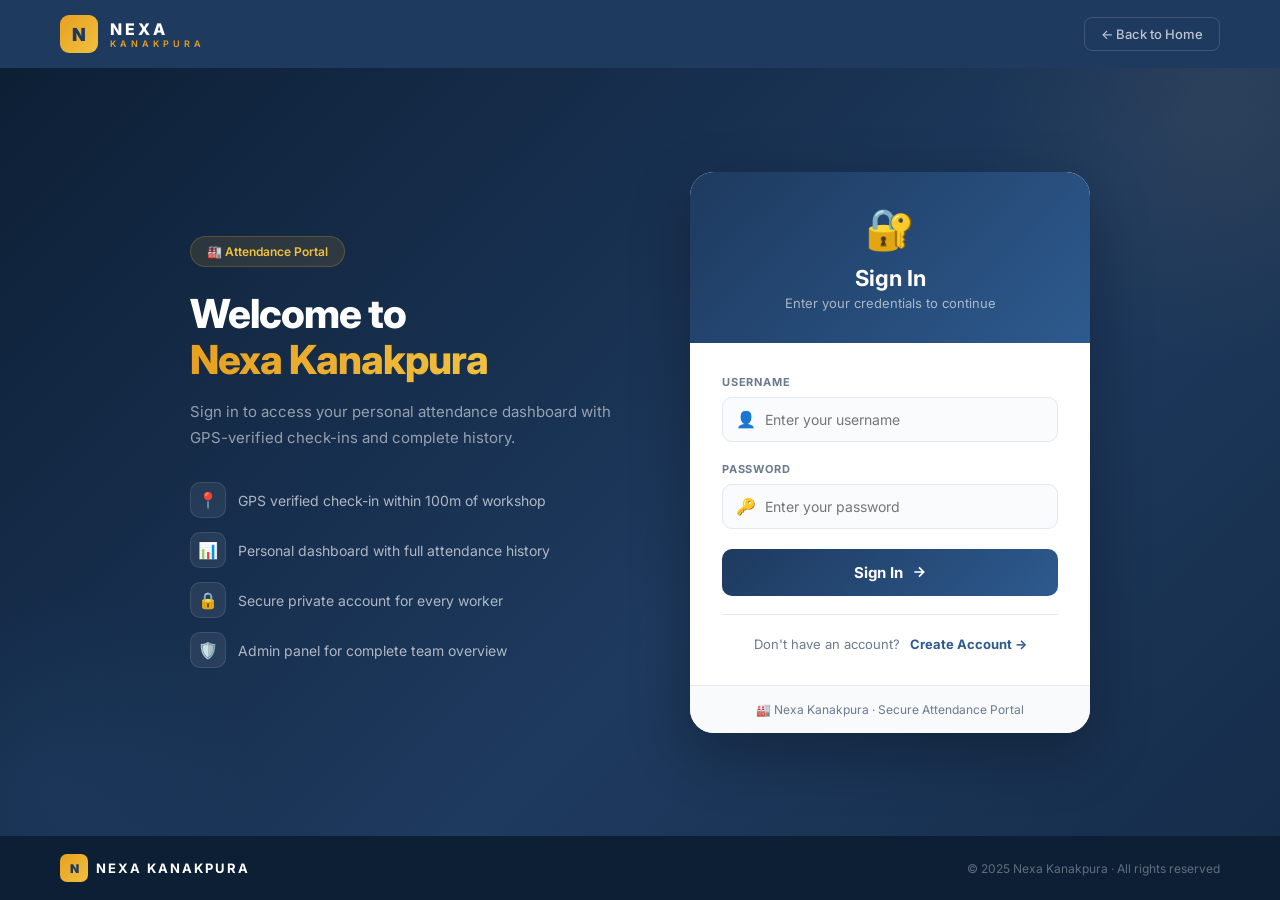
<file: login.html>
<!DOCTYPE html>
<html lang="en">
<head>
  <meta charset="UTF-8"/>
  <meta name="viewport" content="width=device-width, initial-scale=1.0"/>
  <title>Sign In — Nexa Kanakpura</title>
  <link href="https://fonts.googleapis.com/css2?family=Inter:wght@300;400;500;600;700;800;900&display=swap" rel="stylesheet"/>
  <style>
    *, *::before, *::after { margin: 0; padding: 0; box-sizing: border-box; }
    :root {
      --primary: #1e3a5f;
      --primary-light: #2d5a8e;
      --accent: #e8a020;
      --accent2: #f0c040;
      --bg: #f4f6f9;
      --text: #1a2332;
      --muted: #6b7a8d;
      --border: #e2e8f0;
    }
    body {
      font-family: 'Inter', sans-serif;
      min-height: 100vh;
      display: flex;
      flex-direction: column;
      background: var(--bg);
      color: var(--text);
    }

    /* NAV */
    nav {
      display: flex; justify-content: space-between; align-items: center;
      padding: 0 60px; height: 68px;
      background: var(--primary);
      box-shadow: 0 2px 20px rgba(0,0,0,0.2);
    }
    .nav-brand { display: flex; align-items: center; gap: 12px; text-decoration: none; }
    .nav-logo {
      width: 38px; height: 38px; border-radius: 9px;
      background: linear-gradient(135deg, var(--accent), var(--accent2));
      display: flex; align-items: center; justify-content: center;
      font-size: 18px; font-weight: 900; color: var(--primary);
    }
    .nav-brand-text { display: flex; flex-direction: column; line-height: 1; }
    .nav-brand-text .t1 { font-size: 16px; font-weight: 800; color: white; letter-spacing: 3px; }
    .nav-brand-text .t2 { font-size: 9px; font-weight: 600; color: var(--accent); letter-spacing: 4px; margin-top: 2px; }
    .nav-back {
      display: flex; align-items: center; gap: 6px;
      color: rgba(255,255,255,0.7); text-decoration: none; font-size: 13px; font-weight: 500;
      padding: 8px 16px; border-radius: 8px; border: 1px solid rgba(255,255,255,0.15);
      transition: all 0.2s;
    }
    .nav-back:hover { background: rgba(255,255,255,0.1); color: white; }

    /* MAIN */
    main {
      flex: 1;
      display: flex;
      align-items: center;
      justify-content: center;
      padding: 40px 20px;
      background: linear-gradient(135deg, #0d1f35 0%, #1e3a5f 60%, #162d4a 100%);
      position: relative; overflow: hidden;
    }
    main::before {
      content: '';
      position: absolute; top: -200px; right: -200px;
      width: 500px; height: 500px; border-radius: 50%;
      background: radial-gradient(circle, rgba(232,160,32,0.07) 0%, transparent 70%);
    }
    main::after {
      content: '';
      position: absolute; bottom: -150px; left: -150px;
      width: 400px; height: 400px; border-radius: 50%;
      background: radial-gradient(circle, rgba(45,90,142,0.15) 0%, transparent 70%);
    }

    .login-wrapper {
      display: flex;
      gap: 60px;
      align-items: center;
      max-width: 900px;
      width: 100%;
      position: relative;
      z-index: 1;
    }

    /* LEFT SIDE */
    .login-info { flex: 1; color: white; }
    .login-info .badge {
      display: inline-flex; align-items: center; gap: 8px;
      background: rgba(232,160,32,0.12); border: 1px solid rgba(232,160,32,0.25);
      color: var(--accent2); padding: 7px 16px; border-radius: 30px;
      font-size: 12px; font-weight: 600; margin-bottom: 24px;
    }
    .login-info h1 { font-size: 40px; font-weight: 800; line-height: 1.15; margin-bottom: 16px; letter-spacing: -1px; }
    .login-info h1 span { background: linear-gradient(90deg, var(--accent), var(--accent2)); -webkit-background-clip: text; -webkit-text-fill-color: transparent; background-clip: text; }
    .login-info p { font-size: 15px; color: rgba(255,255,255,0.55); line-height: 1.7; margin-bottom: 32px; }
    .info-items { display: flex; flex-direction: column; gap: 14px; }
    .info-item { display: flex; align-items: center; gap: 12px; }
    .info-dot { width: 36px; height: 36px; border-radius: 10px; background: rgba(255,255,255,0.07); border: 1px solid rgba(255,255,255,0.1); display: flex; align-items: center; justify-content: center; font-size: 16px; flex-shrink: 0; }
    .info-item span { font-size: 14px; color: rgba(255,255,255,0.65); font-weight: 400; }

    /* LOGIN CARD */
    .login-card {
      width: 400px;
      flex-shrink: 0;
      background: white;
      border-radius: 24px;
      overflow: hidden;
      box-shadow: 0 20px 60px rgba(0,0,0,0.3);
    }
    .card-top {
      background: linear-gradient(135deg, var(--primary), var(--primary-light));
      padding: 32px;
      text-align: center;
    }
    .card-top-icon { font-size: 40px; margin-bottom: 12px; }
    .card-top h2 { font-size: 22px; font-weight: 700; color: white; margin-bottom: 4px; }
    .card-top p { font-size: 13px; color: rgba(255,255,255,0.6); }

    .card-body { padding: 32px; }

    .input-group { margin-bottom: 20px; }
    .input-group label {
      display: block; font-size: 11px; font-weight: 700;
      color: var(--muted); text-transform: uppercase; letter-spacing: 0.8px; margin-bottom: 8px;
    }
    .input-wrap { position: relative; }
    .input-wrap .icon {
      position: absolute; left: 14px; top: 50%; transform: translateY(-50%);
      font-size: 16px; pointer-events: none;
    }
    .input-group input {
      width: 100%; padding: 13px 14px 13px 42px;
      border: 1.5px solid var(--border); border-radius: 10px;
      font-size: 14px; font-family: inherit; color: var(--text);
      outline: none; transition: all 0.2s; background: #fafbfc;
    }
    .input-group input:focus {
      border-color: var(--primary-light);
      box-shadow: 0 0 0 3px rgba(45,90,142,0.1);
      background: white;
    }

    .login-btn {
      width: 100%; padding: 14px;
      background: linear-gradient(135deg, var(--primary), var(--primary-light));
      color: white; border: none; border-radius: 10px;
      font-size: 15px; font-weight: 700; font-family: inherit;
      cursor: pointer; display: flex; align-items: center; justify-content: center; gap: 8px;
      transition: all 0.2s; margin-top: 4px;
    }
    .login-btn:hover { transform: translateY(-1px); box-shadow: 0 6px 20px rgba(30,58,95,0.3); }
    .login-btn:active { transform: translateY(0); }

    .error-msg {
      display: none; align-items: center; gap: 8px;
      background: #fef2f2; border: 1px solid #fecaca;
      color: #dc2626; padding: 10px 14px; border-radius: 8px;
      font-size: 13px; font-weight: 500; margin-top: 14px;
    }
    .error-msg.show { display: flex; }

    .card-footer {
      padding: 16px 32px;
      background: #f8fafc; border-top: 1px solid var(--border);
      text-align: center; font-size: 12px; color: var(--muted);
    }

    /* FOOTER */
    footer {
      background: #0d1f35; padding: 18px 60px;
      display: flex; justify-content: space-between; align-items: center; flex-wrap: wrap; gap: 10px;
    }
    .footer-brand { display: flex; align-items: center; gap: 8px; }
    .footer-logo { width: 28px; height: 28px; border-radius: 7px; background: linear-gradient(135deg, var(--accent), var(--accent2)); display: flex; align-items: center; justify-content: center; font-size: 12px; font-weight: 900; color: var(--primary); }
    .footer-name { font-size: 13px; font-weight: 700; color: white; letter-spacing: 2px; }
    .footer-right { font-size: 12px; color: rgba(255,255,255,0.35); }

    @media (max-width: 800px) {
      nav { padding: 0 20px; }
      .login-wrapper { flex-direction: column; gap: 32px; }
      .login-info { text-align: center; }
      .login-info h1 { font-size: 28px; }
      .info-items { align-items: center; }
      .login-card { width: 100%; max-width: 420px; }
      footer { padding: 16px 20px; flex-direction: column; text-align: center; }
    }
  </style>
</head>
<body>

<nav>
  <a href="index.html" class="nav-brand">
    <div class="nav-logo">N</div>
    <div class="nav-brand-text">
      <span class="t1">NEXA</span>
      <span class="t2">KANAKPURA</span>
    </div>
  </a>
  <a href="index.html" class="nav-back">← Back to Home</a>
</nav>

<main>
  <div class="login-wrapper">

    <div class="login-info">
      <div class="badge">🏭 Attendance Portal</div>
      <h1>Welcome to<br/><span>Nexa Kanakpura</span></h1>
      <p>Sign in to access your personal attendance dashboard with GPS-verified check-ins and complete history.</p>
      <div class="info-items">
        <div class="info-item"><div class="info-dot">📍</div><span>GPS verified check-in within 100m of workshop</span></div>
        <div class="info-item"><div class="info-dot">📊</div><span>Personal dashboard with full attendance history</span></div>
        <div class="info-item"><div class="info-dot">🔒</div><span>Secure private account for every worker</span></div>
        <div class="info-item"><div class="info-dot">🛡️</div><span>Admin panel for complete team overview</span></div>
      </div>
    </div>

    <div class="login-card">
      <div class="card-top">
        <div class="card-top-icon">🔐</div>
        <h2>Sign In</h2>
        <p>Enter your credentials to continue</p>
      </div>
      <div class="card-body">
        <div class="input-group">
          <label>Username</label>
          <div class="input-wrap">
            <span class="icon">👤</span>
            <input type="text" id="loginUser" placeholder="Enter your username"/>
          </div>
        </div>
        <div class="input-group">
          <label>Password</label>
          <div class="input-wrap">
            <span class="icon">🔑</span>
            <input type="password" id="loginPass" placeholder="Enter your password"/>
          </div>
        </div>
        <button class="login-btn" onclick="doLogin()">
          Sign In
          <svg width="16" height="16" viewBox="0 0 24 24" fill="none" stroke="currentColor" stroke-width="2.5"><path d="M5 12h14M12 5l7 7-7 7"/></svg>
        </button>
        <div class="error-msg" id="errMsg">⚠️ <span id="errText">Invalid username or password.</span></div>
        <div style="text-align:center;margin-top:18px;padding-top:18px;border-top:1px solid #e2e8f0;">
          <span style="font-size:13px;color:#6b7a8d;">Don't have an account?</span>
          <a href="register.html" style="font-size:13px;font-weight:700;color:#2d5a8e;text-decoration:none;margin-left:6px;">Create Account →</a>
        </div>
      </div>
      <div class="card-footer">🏭 Nexa Kanakpura · Secure Attendance Portal</div>
    </div>

  </div>
</main>

<footer>
  <div class="footer-brand">
    <div class="footer-logo">N</div>
    <span class="footer-name">NEXA KANAKPURA</span>
  </div>
  <div class="footer-right">© 2025 Nexa Kanakpura · All rights reserved</div>
</footer>

<script>
  const ADMIN = { id: 'admin', pass: 'admin123', name: 'Admin', role: 'Administrator', isAdmin: true };

  function doLogin() {
    const uid = document.getElementById('loginUser').value.trim();
    const pwd = document.getElementById('loginPass').value.trim();
    const err = document.getElementById('errMsg');

    if (!uid || !pwd) {
      document.getElementById('errText').textContent = 'Please enter username and password.';
      err.classList.add('show'); return;
    }

    // Admin check
    if (uid === ADMIN.id && pwd === ADMIN.pass) {
      err.classList.remove('show');
      localStorage.setItem('nexaUser', JSON.stringify(ADMIN));
      window.location.href = 'admin.html'; return;
    }

    // Registered workers check
    const users = JSON.parse(localStorage.getItem('nexa_users') || '[]');
    const user = users.find(u => u.id === uid && u.pass === pwd);

    if (!user) {
      document.getElementById('errText').textContent = 'Account not found. Please register first or check your credentials.';
      err.classList.add('show'); return;
    }

    err.classList.remove('show');
    localStorage.setItem('nexaUser', JSON.stringify(user));
    window.location.href = 'dashboard.html';
  }

  document.addEventListener('keydown', e => { if (e.key === 'Enter') doLogin(); });
</script>
</body>
</html>
</file>
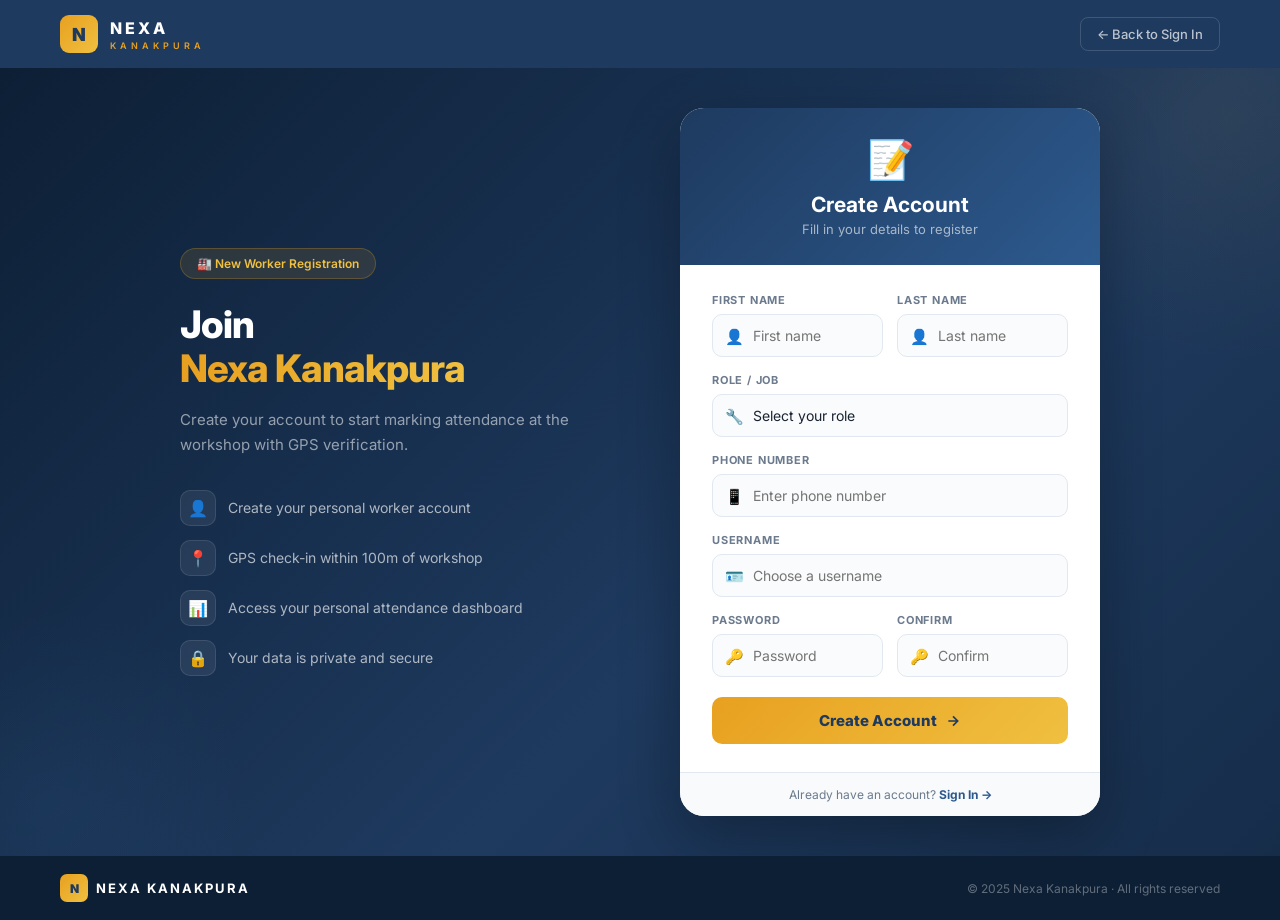
<file: register.html>
<!DOCTYPE html>
<html lang="en">
<head>
  <meta charset="UTF-8"/>
  <meta name="viewport" content="width=device-width, initial-scale=1.0"/>
  <title>Create Account — Nexa Kanakpura</title>
  <link href="https://fonts.googleapis.com/css2?family=Inter:wght@300;400;500;600;700;800;900&display=swap" rel="stylesheet"/>
  <style>
    *, *::before, *::after { margin: 0; padding: 0; box-sizing: border-box; }
    :root {
      --primary: #1e3a5f; --primary-light: #2d5a8e;
      --accent: #e8a020; --accent2: #f0c040;
      --bg: #f4f6f9; --text: #1a2332;
      --muted: #6b7a8d; --border: #e2e8f0;
    }
    body { font-family: 'Inter', sans-serif; min-height: 100vh; display: flex; flex-direction: column; background: var(--bg); color: var(--text); }

    /* NAV */
    nav {
      display: flex; justify-content: space-between; align-items: center;
      padding: 0 60px; height: 68px; background: var(--primary);
      box-shadow: 0 2px 20px rgba(0,0,0,0.2);
    }
    .nav-brand { display: flex; align-items: center; gap: 12px; text-decoration: none; }
    .nav-logo { width: 38px; height: 38px; border-radius: 9px; background: linear-gradient(135deg, var(--accent), var(--accent2)); display: flex; align-items: center; justify-content: center; font-size: 18px; font-weight: 900; color: var(--primary); }
    .nav-brand-text .t1 { font-size: 16px; font-weight: 800; color: white; letter-spacing: 3px; display: block; }
    .nav-brand-text .t2 { font-size: 9px; font-weight: 600; color: var(--accent); letter-spacing: 4px; margin-top: 2px; display: block; }
    .nav-back { display: flex; align-items: center; gap: 6px; color: rgba(255,255,255,0.7); text-decoration: none; font-size: 13px; font-weight: 500; padding: 8px 16px; border-radius: 8px; border: 1px solid rgba(255,255,255,0.15); transition: all 0.2s; }
    .nav-back:hover { background: rgba(255,255,255,0.1); color: white; }

    /* MAIN */
    main {
      flex: 1; display: flex; align-items: center; justify-content: center;
      padding: 40px 20px;
      background: linear-gradient(135deg, #0d1f35 0%, #1e3a5f 60%, #162d4a 100%);
      position: relative; overflow: hidden;
    }
    main::before { content: ''; position: absolute; top: -200px; right: -200px; width: 500px; height: 500px; border-radius: 50%; background: radial-gradient(circle, rgba(232,160,32,0.07) 0%, transparent 70%); }
    main::after { content: ''; position: absolute; bottom: -150px; left: -150px; width: 400px; height: 400px; border-radius: 50%; background: radial-gradient(circle, rgba(45,90,142,0.15) 0%, transparent 70%); }

    .wrapper { display: flex; gap: 60px; align-items: center; max-width: 920px; width: 100%; position: relative; z-index: 1; }

    /* LEFT */
    .reg-info { flex: 1; color: white; }
    .reg-info .badge { display: inline-flex; align-items: center; gap: 8px; background: rgba(232,160,32,0.12); border: 1px solid rgba(232,160,32,0.25); color: var(--accent2); padding: 7px 16px; border-radius: 30px; font-size: 12px; font-weight: 600; margin-bottom: 24px; }
    .reg-info h1 { font-size: 38px; font-weight: 800; line-height: 1.15; margin-bottom: 16px; letter-spacing: -1px; }
    .reg-info h1 span { background: linear-gradient(90deg, var(--accent), var(--accent2)); -webkit-background-clip: text; -webkit-text-fill-color: transparent; background-clip: text; }
    .reg-info p { font-size: 15px; color: rgba(255,255,255,0.55); line-height: 1.7; margin-bottom: 32px; }
    .info-items { display: flex; flex-direction: column; gap: 14px; }
    .info-item { display: flex; align-items: center; gap: 12px; }
    .info-dot { width: 36px; height: 36px; border-radius: 10px; background: rgba(255,255,255,0.07); border: 1px solid rgba(255,255,255,0.1); display: flex; align-items: center; justify-content: center; font-size: 16px; flex-shrink: 0; }
    .info-item span { font-size: 14px; color: rgba(255,255,255,0.65); }

    /* REGISTER CARD */
    .reg-card { width: 420px; flex-shrink: 0; background: white; border-radius: 24px; overflow: hidden; box-shadow: 0 20px 60px rgba(0,0,0,0.3); }
    .card-top { background: linear-gradient(135deg, var(--primary), var(--primary-light)); padding: 28px 32px; text-align: center; }
    .card-top-icon { font-size: 38px; margin-bottom: 10px; }
    .card-top h2 { font-size: 21px; font-weight: 700; color: white; margin-bottom: 4px; }
    .card-top p { font-size: 13px; color: rgba(255,255,255,0.6); }

    .card-body { padding: 28px 32px; }

    .row-2 { display: grid; grid-template-columns: 1fr 1fr; gap: 14px; }

    .input-group { margin-bottom: 16px; }
    .input-group label { display: block; font-size: 11px; font-weight: 700; color: var(--muted); text-transform: uppercase; letter-spacing: 0.8px; margin-bottom: 7px; }
    .input-wrap { position: relative; }
    .input-wrap .icon { position: absolute; left: 13px; top: 50%; transform: translateY(-50%); font-size: 15px; pointer-events: none; }
    .input-group input,
    .input-group select {
      width: 100%; padding: 12px 12px 12px 40px;
      border: 1.5px solid var(--border); border-radius: 10px;
      font-size: 14px; font-family: inherit; color: var(--text);
      outline: none; transition: all 0.2s; background: #fafbfc;
      appearance: none;
    }
    .input-group input:focus,
    .input-group select:focus { border-color: var(--primary-light); box-shadow: 0 0 0 3px rgba(45,90,142,0.1); background: white; }

    .reg-btn { width: 100%; padding: 14px; background: linear-gradient(135deg, var(--accent), var(--accent2)); color: var(--primary); border: none; border-radius: 10px; font-size: 15px; font-weight: 800; font-family: inherit; cursor: pointer; display: flex; align-items: center; justify-content: center; gap: 8px; transition: all 0.2s; margin-top: 4px; }
    .reg-btn:hover { transform: translateY(-1px); box-shadow: 0 6px 20px rgba(232,160,32,0.4); }

    .error-msg { display: none; align-items: center; gap: 8px; background: #fef2f2; border: 1px solid #fecaca; color: #dc2626; padding: 10px 14px; border-radius: 8px; font-size: 13px; font-weight: 500; margin-top: 12px; }
    .error-msg.show { display: flex; }
    .success-msg { display: none; align-items: center; gap: 8px; background: #f0fdf4; border: 1px solid #86efac; color: #15803d; padding: 10px 14px; border-radius: 8px; font-size: 13px; font-weight: 500; margin-top: 12px; }
    .success-msg.show { display: flex; }

    .card-footer { padding: 14px 32px; background: #f8fafc; border-top: 1px solid var(--border); text-align: center; font-size: 12px; color: var(--muted); }
    .card-footer a { color: var(--primary-light); font-weight: 700; text-decoration: none; }
    .card-footer a:hover { text-decoration: underline; }

    /* FOOTER */
    footer { background: #0d1f35; padding: 18px 60px; display: flex; justify-content: space-between; align-items: center; flex-wrap: wrap; gap: 10px; }
    .footer-brand { display: flex; align-items: center; gap: 8px; }
    .footer-logo { width: 28px; height: 28px; border-radius: 7px; background: linear-gradient(135deg, var(--accent), var(--accent2)); display: flex; align-items: center; justify-content: center; font-size: 12px; font-weight: 900; color: var(--primary); }
    .footer-name { font-size: 13px; font-weight: 700; color: white; letter-spacing: 2px; }
    .footer-right { font-size: 12px; color: rgba(255,255,255,0.35); }

    @media (max-width: 800px) {
      nav { padding: 0 20px; }
      .wrapper { flex-direction: column; gap: 32px; }
      .reg-info { text-align: center; }
      .reg-info h1 { font-size: 28px; }
      .info-items { align-items: center; }
      .reg-card { width: 100%; max-width: 440px; }
      .row-2 { grid-template-columns: 1fr; }
      footer { padding: 16px 20px; flex-direction: column; text-align: center; }
    }
  </style>
</head>
<body>

<nav>
  <a href="index.html" class="nav-brand">
    <div class="nav-logo">N</div>
    <div class="nav-brand-text">
      <span class="t1">NEXA</span>
      <span class="t2">KANAKPURA</span>
    </div>
  </a>
  <a href="login.html" class="nav-back">← Back to Sign In</a>
</nav>

<main>
  <div class="wrapper">

    <div class="reg-info">
      <div class="badge">🏭 New Worker Registration</div>
      <h1>Join<br/><span>Nexa Kanakpura</span></h1>
      <p>Create your account to start marking attendance at the workshop with GPS verification.</p>
      <div class="info-items">
        <div class="info-item"><div class="info-dot">👤</div><span>Create your personal worker account</span></div>
        <div class="info-item"><div class="info-dot">📍</div><span>GPS check-in within 100m of workshop</span></div>
        <div class="info-item"><div class="info-dot">📊</div><span>Access your personal attendance dashboard</span></div>
        <div class="info-item"><div class="info-dot">🔒</div><span>Your data is private and secure</span></div>
      </div>
    </div>

    <div class="reg-card">
      <div class="card-top">
        <div class="card-top-icon">📝</div>
        <h2>Create Account</h2>
        <p>Fill in your details to register</p>
      </div>
      <div class="card-body">

        <div class="row-2">
          <div class="input-group">
            <label>First Name</label>
            <div class="input-wrap">
              <span class="icon">👤</span>
              <input type="text" id="firstName" placeholder="First name"/>
            </div>
          </div>
          <div class="input-group">
            <label>Last Name</label>
            <div class="input-wrap">
              <span class="icon">👤</span>
              <input type="text" id="lastName" placeholder="Last name"/>
            </div>
          </div>
        </div>

        <div class="input-group">
          <label>Role / Job</label>
          <div class="input-wrap">
            <span class="icon">🔧</span>
            <select id="role">
              <option value="">Select your role</option>
              <option>Supervisor</option>
              <option>Worker</option>
            </select>
          </div>
        </div>

        <div class="input-group">
          <label>Phone Number</label>
          <div class="input-wrap">
            <span class="icon">📱</span>
            <input type="tel" id="phone" placeholder="Enter phone number"/>
          </div>
        </div>

        <div class="input-group">
          <label>Username</label>
          <div class="input-wrap">
            <span class="icon">🪪</span>
            <input type="text" id="username" placeholder="Choose a username"/>
          </div>
        </div>

        <div class="row-2">
          <div class="input-group">
            <label>Password</label>
            <div class="input-wrap">
              <span class="icon">🔑</span>
              <input type="password" id="password" placeholder="Password"/>
            </div>
          </div>
          <div class="input-group">
            <label>Confirm</label>
            <div class="input-wrap">
              <span class="icon">🔑</span>
              <input type="password" id="confirmPass" placeholder="Confirm"/>
            </div>
          </div>
        </div>

        <button class="reg-btn" onclick="doRegister()">
          Create Account
          <svg width="16" height="16" viewBox="0 0 24 24" fill="none" stroke="currentColor" stroke-width="2.5"><path d="M5 12h14M12 5l7 7-7 7"/></svg>
        </button>

        <div class="error-msg" id="errMsg">⚠️ <span id="errText"></span></div>
        <div class="success-msg" id="successMsg">✅ <span id="successText"></span></div>

      </div>
      <div class="card-footer">
        Already have an account? <a href="login.html">Sign In →</a>
      </div>
    </div>

  </div>
</main>

<footer>
  <div class="footer-brand">
    <div class="footer-logo">N</div>
    <span class="footer-name">NEXA KANAKPURA</span>
  </div>
  <div class="footer-right">© 2025 Nexa Kanakpura · All rights reserved</div>
</footer>

<script>
  function getUsers() { return JSON.parse(localStorage.getItem('nexa_users') || '[]'); }
  function saveUsers(u) { localStorage.setItem('nexa_users', JSON.stringify(u)); }

  // Debug: show current registered users count
  console.log('Currently registered users:', getUsers().length, getUsers().map(u => u.id));

  function showError(msg) {
    const e = document.getElementById('errMsg');
    document.getElementById('errText').textContent = msg;
    e.classList.add('show');
    document.getElementById('successMsg').classList.remove('show');
  }

  function showSuccess(msg) {
    const s = document.getElementById('successMsg');
    document.getElementById('successText').textContent = msg;
    s.classList.add('show');
    document.getElementById('errMsg').classList.remove('show');
  }

  function doRegister() {
    const firstName   = document.getElementById('firstName').value.trim();
    const lastName    = document.getElementById('lastName').value.trim();
    const role        = document.getElementById('role').value;
    const phone       = document.getElementById('phone').value.trim();
    const username    = document.getElementById('username').value.trim();
    const password    = document.getElementById('password').value;
    const confirmPass = document.getElementById('confirmPass').value;

    // Validation
    if (!firstName || !lastName)       return showError('Please enter your first and last name.');
    if (!role)                          return showError('Please select your role.');
    if (!phone)                         return showError('Please enter your phone number.');
    if (!username)                      return showError('Please choose a username.');
    if (username.length < 3)            return showError('Username must be at least 3 characters.');
    if (!password)                      return showError('Please enter a password.');
    if (password.length < 4)            return showError('Password must be at least 4 characters.');
    if (password !== confirmPass)       return showError('Passwords do not match.');
    if (username === 'admin')           return showError('This username is not allowed.');

    const users = getUsers();
    if (users.find(u => u.id === username)) return showError('Username already taken. Please choose another.');

    const newUser = {
      id: username,
      pass: password,
      name: firstName + ' ' + lastName,
      role: role,
      phone: phone,
      isAdmin: false,
      joinedAt: new Date().toISOString()
    };

    users.push(newUser);
    saveUsers(users);
    // Also save session so user is logged in immediately after register
    localStorage.setItem('nexaUser', JSON.stringify(newUser));
    showSuccess('Account created! Redirecting to your dashboard...');
    setTimeout(() => { window.location.href = 'dashboard.html'; }, 1800);
  }

  document.addEventListener('keydown', e => { if (e.key === 'Enter') doRegister(); });
</script>
</body>
</html>
</file>
